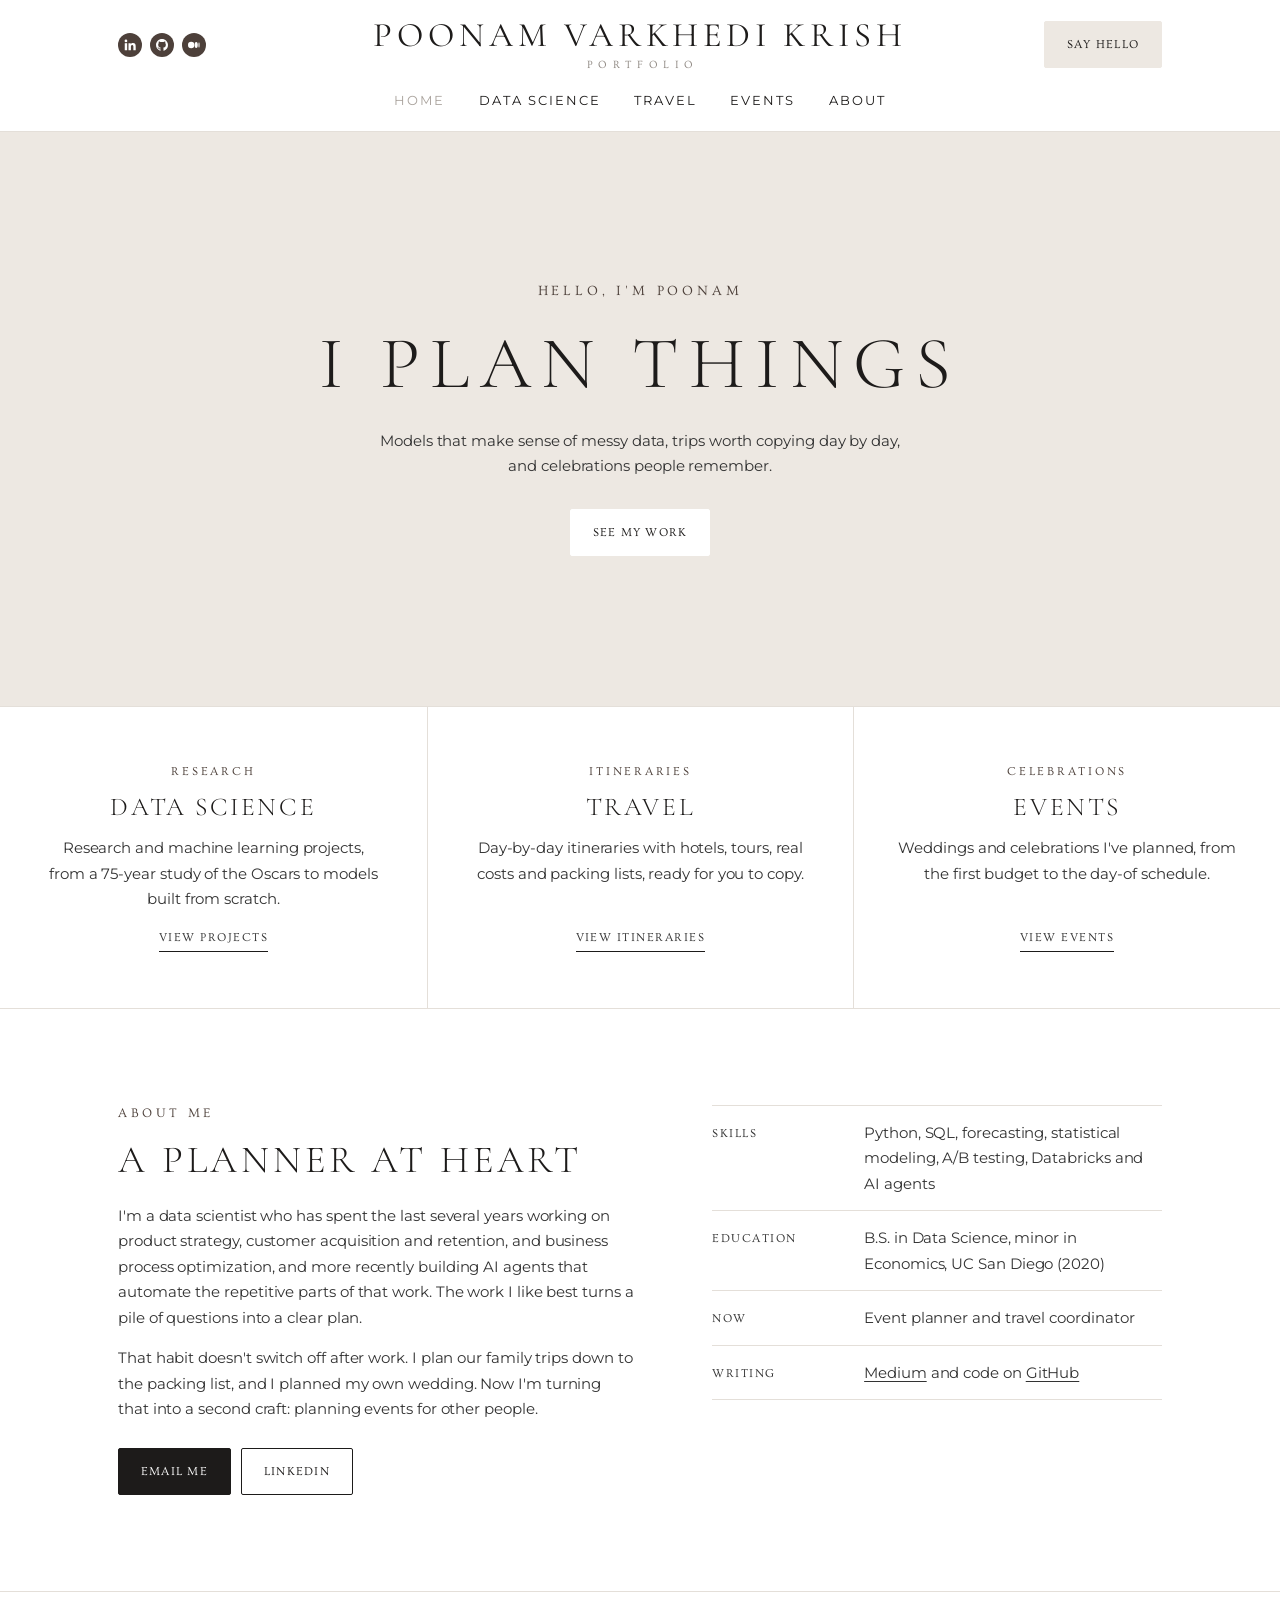
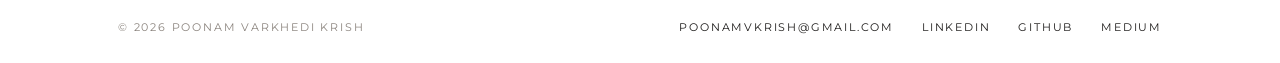
<file: index.html>
<!DOCTYPE html>
<html lang="en">
<head>
  <meta charset="utf-8">
  <meta name="viewport" content="width=device-width, initial-scale=1">
  <title>Poonam Varkhedi Krish</title>
  <meta name="description" content="Poonam Varkhedi Krish: data scientist, trip planner and event planner. Projects, shareable travel itineraries and an events portfolio.">
  <meta property="og:title" content="Poonam Varkhedi Krish">
  <meta property="og:description" content="Data science projects, shareable travel itineraries and an events portfolio.">
  <link rel="icon" href="assets/favicon.svg" type="image/svg+xml">
  <link rel="preconnect" href="https://fonts.googleapis.com">
  <link rel="preconnect" href="https://fonts.gstatic.com" crossorigin>
  <link href="https://fonts.googleapis.com/css2?family=Cormorant+Garamond:wght@300;400;500&family=Montserrat:wght@300;400;500;600&family=Ovo&display=swap" rel="stylesheet">
  <link rel="stylesheet" href="assets/css/site.css">
</head>
<body data-root="" data-section="home" data-page="home">
  <main id="main">
    <section class="home-hero">
      <div class="wrap">
        <p class="kicker">hello, I'm Poonam</p>
        <h1>I plan things</h1>
        <p>Models that make sense of messy data, trips worth copying day by day, and celebrations people remember.</p>
        <div class="btn-row center">
          <a class="btn" href="#work">See my work</a>
        </div>
      </div>
    </section>

    <section id="work" class="pillars" aria-label="Portfolio sections">
      <a class="pillar" href="data-science.html">
        <span class="script">research</span>
        <h2>Data science</h2>
        <p>Research and machine learning projects, from a 75-year study of the Oscars to models built from scratch.</p>
        <span class="more">View projects</span>
      </a>
      <a class="pillar" href="travel/index.html">
        <span class="script">itineraries</span>
        <h2>Travel</h2>
        <p>Day-by-day itineraries with hotels, tours, real costs and packing lists, ready for you to copy.</p>
        <span class="more">View itineraries</span>
      </a>
      <a class="pillar" href="events.html">
        <span class="script">celebrations</span>
        <h2>Events</h2>
        <p>Weddings and celebrations I've planned, from the first budget to the day-of schedule.</p>
        <span class="more">View events</span>
      </a>
    </section>

    <section class="section" id="about">
      <div class="wrap about-grid">
        <div class="prose">
          <p class="kicker">about me</p>
          <h2>A planner at heart</h2>
          <p>I'm a data scientist who has spent the last several years working on product strategy, customer acquisition and retention, and business process optimization, and more recently building AI agents that automate the repetitive parts of that work. The work I like best turns a pile of questions into a clear plan.</p>
          <p>That habit doesn't switch off after work. I plan our family trips down to the packing list, and I planned my own wedding. Now I'm turning that into a second craft: planning events for other people.</p>
          <div class="btn-row" style="margin-top:26px">
            <a class="btn dark" href="mailto:poonamvkrish@gmail.com">Email me</a>
            <a class="btn ghost" href="https://www.linkedin.com/in/poonam-varkhedi/">LinkedIn</a>
          </div>
        </div>
        <ul class="facts">
          <li><b>Skills</b><span>Python, SQL, forecasting, statistical modeling, A/B testing, Databricks and AI agents</span></li>
          <li><b>Education</b><span>B.S. in Data Science, minor in Economics, UC San Diego (2020)</span></li>
          <li><b>Now</b><span>Event planner and travel coordinator</span></li>
          <li><b>Writing</b><span><a href="https://medium.com/@poonamvarkhedi">Medium</a> and code on <a href="https://github.com/pvarkhedi">GitHub</a></span></li>
        </ul>
      </div>
    </section>
  </main>

  <script src="assets/js/trips.js"></script>
  <script src="assets/js/site.js"></script>
</body>
</html>
</file>
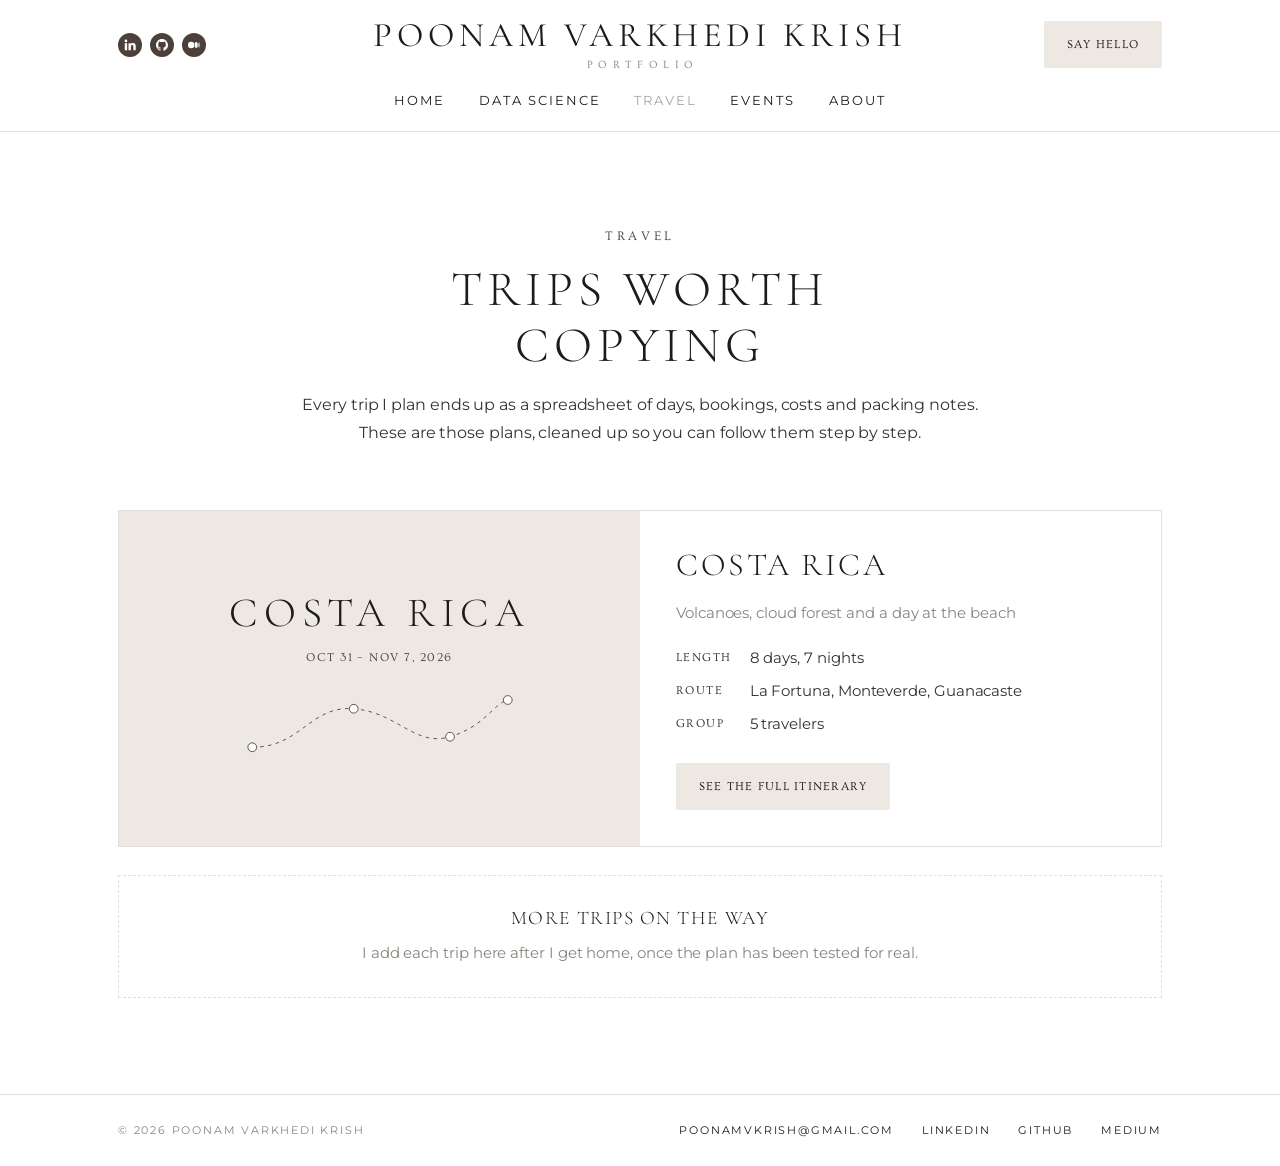
<file: travel/index.html>
<!DOCTYPE html>
<html lang="en">
<head>
  <meta charset="utf-8">
  <meta name="viewport" content="width=device-width, initial-scale=1">
  <title>Travel itineraries | Poonam Varkhedi Krish</title>
  <meta name="description" content="Day-by-day travel itineraries with hotels, tours, budgets and packing lists, ready to copy.">
  <link rel="icon" href="../assets/favicon.svg" type="image/svg+xml">
  <link rel="preconnect" href="https://fonts.googleapis.com">
  <link rel="preconnect" href="https://fonts.gstatic.com" crossorigin>
  <link href="https://fonts.googleapis.com/css2?family=Cormorant+Garamond:wght@300;400;500&family=Montserrat:wght@300;400;500;600&family=Ovo&display=swap" rel="stylesheet">
  <link rel="stylesheet" href="../assets/css/site.css">
</head>
<body data-root="../" data-section="travel" data-page="travel-index">
  <main id="main">
    <section class="page-hero">
      <div class="wrap">
        <p class="kicker">travel</p>
        <h1>Trips worth copying</h1>
        <p class="lede">Every trip I plan ends up as a spreadsheet of days, bookings, costs and packing notes. These are those plans, cleaned up so you can follow them step by step.</p>
      </div>
    </section>

    <section class="section" style="padding-top:0">
      <div class="wrap">
        <div class="trip-list" id="trip-list"></div>
      </div>
    </section>
  </main>

  <script src="../assets/js/trips.js"></script>
  <script src="../assets/js/site.js"></script>
  <script>
  (function () {
    var esc = window.SITE.esc;
    var art =
      '<svg viewBox="0 0 320 90" aria-hidden="true">' +
        '<path d="M14 70 C 70 70, 80 22, 130 26 S 200 70, 240 58 S 290 20, 306 16" fill="none" stroke="#4d403a" stroke-width="1" stroke-dasharray="4 5"/>' +
        '<g fill="#fff" stroke="#4d403a" stroke-width="1"><circle cx="14" cy="70" r="5"/><circle cx="130" cy="26" r="5"/><circle cx="240" cy="58" r="5"/><circle cx="306" cy="16" r="5"/></g>' +
      "</svg>";
    var list = document.getElementById("trip-list");
    list.innerHTML = (window.TRIPS || []).map(function (t) {
      return '<a class="trip-card" href="' + t.slug + '.html">' +
        '<div class="art"><span class="script">' + esc(t.title) + '</span><span class="label">' + esc(t.when) + "</span>" + art + "</div>" +
        '<div class="body"><h3>' + esc(t.title) + '</h3><p class="muted">' + esc(t.blurb) + "</p>" +
        "<dl><dt>Length</dt><dd>" + esc(t.length) + "</dd><dt>Route</dt><dd>" + esc(t.route) + "</dd><dt>Group</dt><dd>" + esc(t.group) + "</dd></dl>" +
        '<span class="btn">See the full itinerary</span></div></a>';
    }).join("") +
    '<div class="trip-empty"><h3>More trips on the way</h3><p style="margin:0">I add each trip here after I get home, once the plan has been tested for real.</p></div>';
  })();
  </script>
</body>
</html>
</file>
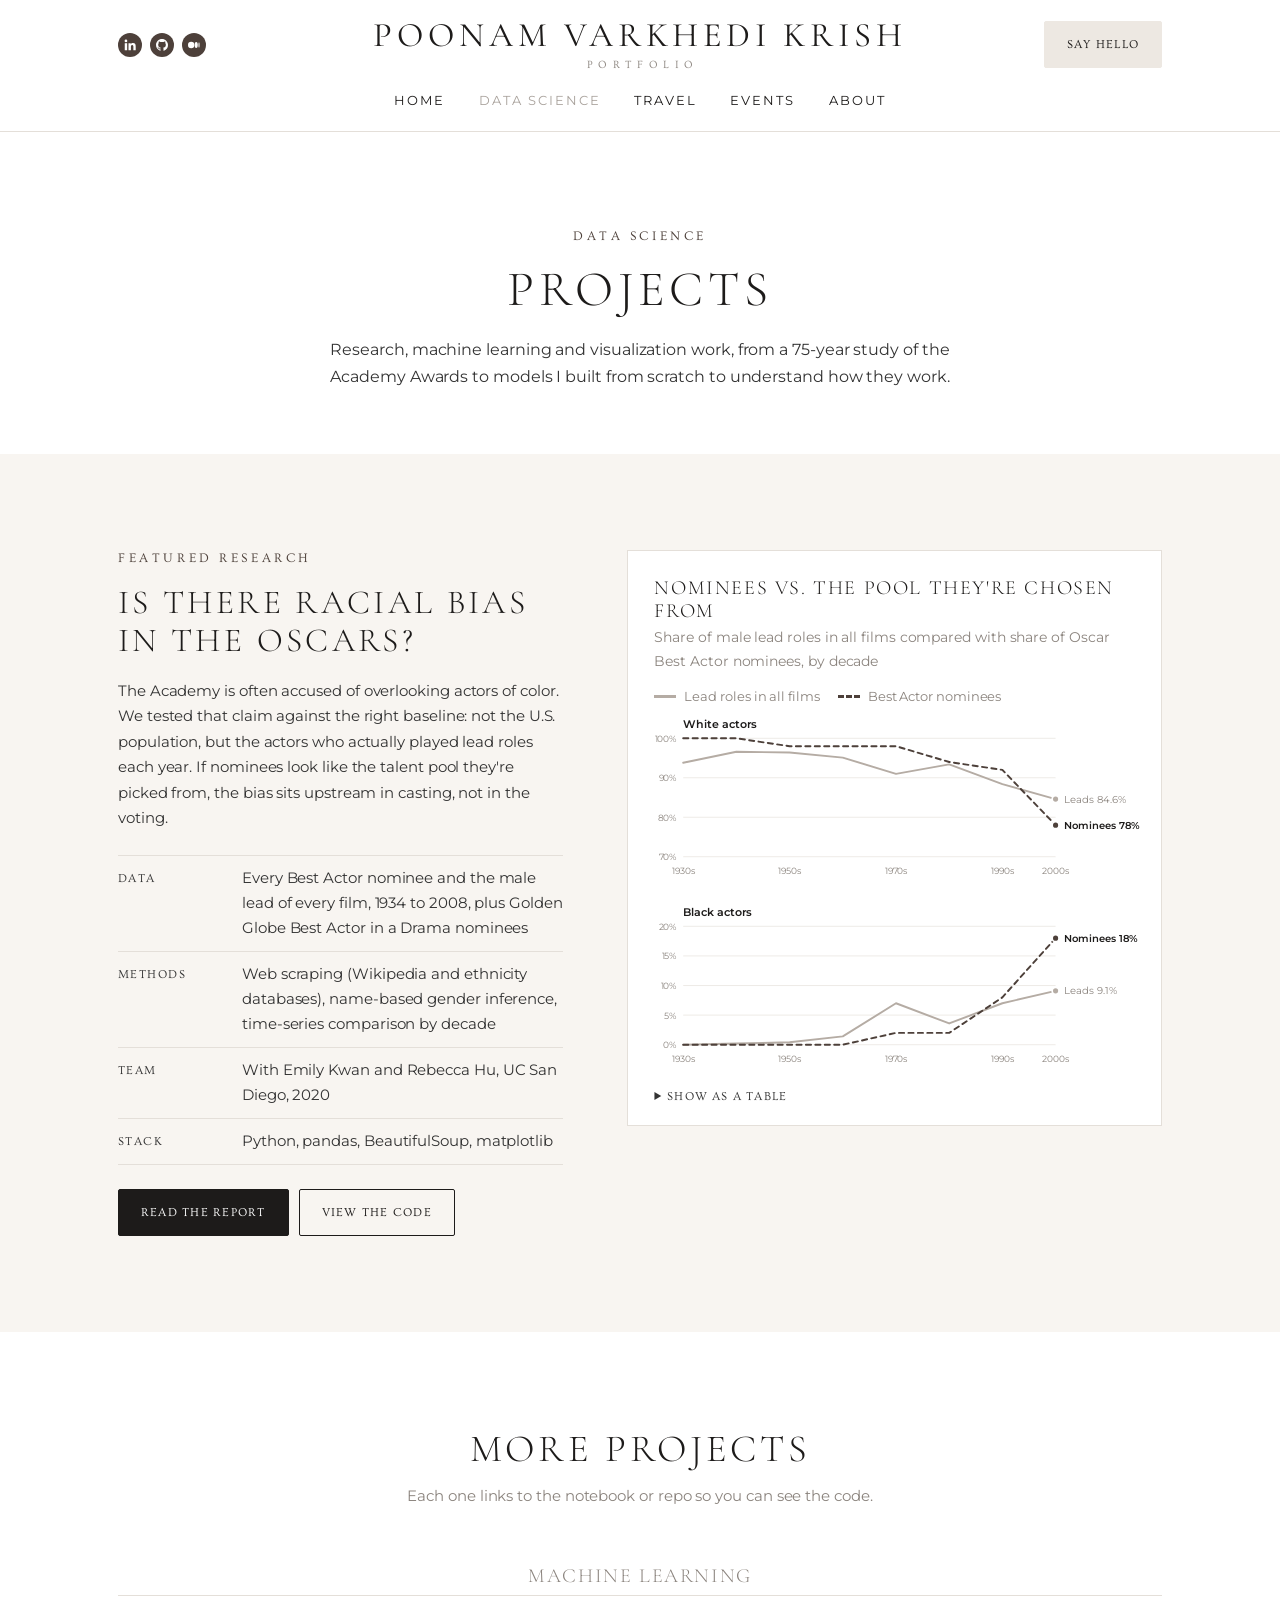
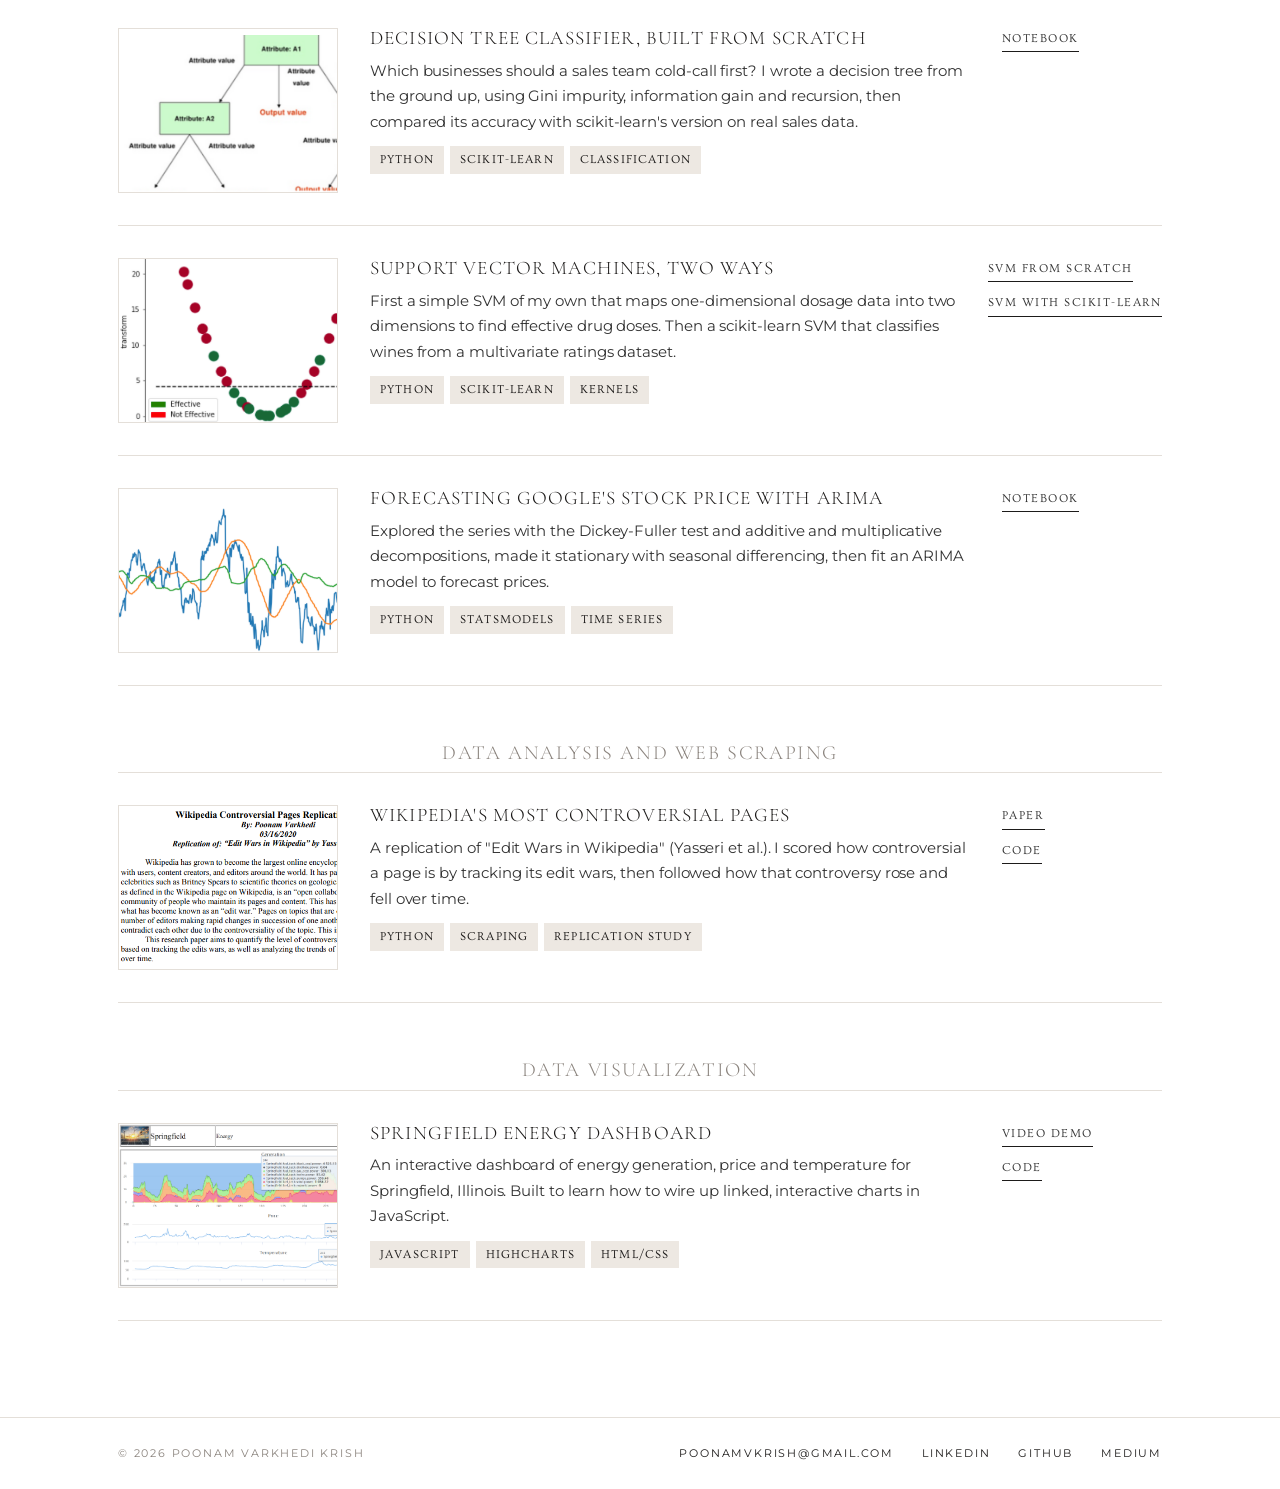
<file: data-science.html>
<!DOCTYPE html>
<html lang="en">
<head>
  <meta charset="utf-8">
  <meta name="viewport" content="width=device-width, initial-scale=1">
  <title>Data science projects | Poonam Varkhedi Krish</title>
  <meta name="description" content="Data science projects by Poonam Varkhedi Krish: racial bias in the Oscars, machine learning from scratch, time series forecasting and more.">
  <link rel="icon" href="assets/favicon.svg" type="image/svg+xml">
  <link rel="preconnect" href="https://fonts.googleapis.com">
  <link rel="preconnect" href="https://fonts.gstatic.com" crossorigin>
  <link href="https://fonts.googleapis.com/css2?family=Cormorant+Garamond:wght@300;400;500&family=Montserrat:wght@300;400;500;600&family=Ovo&display=swap" rel="stylesheet">
  <link rel="stylesheet" href="assets/css/site.css">
</head>
<body data-root="" data-section="data" data-page="data">
  <main id="main">
    <section class="page-hero">
      <div class="wrap">
        <p class="kicker">data science</p>
        <h1>Projects</h1>
        <p class="lede">Research, machine learning and visualization work, from a 75-year study of the Academy Awards to models I built from scratch to understand how they work.</p>
      </div>
    </section>

    <!-- Featured case study -->
    <section class="section tint" aria-labelledby="oscars">
      <div class="wrap">
        <div class="case">
          <div>
            <p class="kicker">featured research</p>
            <h2 id="oscars">Is there racial bias in the Oscars?</h2>
            <p>The Academy is often accused of overlooking actors of color. We tested that claim against the right baseline: not the U.S. population, but the actors who actually played lead roles each year. If nominees look like the talent pool they're picked from, the bias sits upstream in casting, not in the voting.</p>
            <ul class="meta">
              <li><b>Data</b><span>Every Best Actor nominee and the male lead of every film, 1934 to 2008, plus Golden Globe Best Actor in a Drama nominees</span></li>
              <li><b>Methods</b><span>Web scraping (Wikipedia and ethnicity databases), name-based gender inference, time-series comparison by decade</span></li>
              <li><b>Team</b><span>With Emily Kwan and Rebecca Hu, UC San Diego, 2020</span></li>
              <li><b>Stack</b><span>Python, pandas, BeautifulSoup, matplotlib</span></li>
            </ul>
            <div class="btn-row">
              <a class="btn dark" href="docs/FinalReportOscars.pdf">Read the report</a>
              <a class="btn ghost" href="https://github.com/pvarkhedi/OscarRacialBias">View the code</a>
            </div>
          </div>

          <div class="chart-card">
            <h3>Nominees vs. the pool they're chosen from</h3>
            <p class="sub">Share of male lead roles in all films compared with share of Oscar Best Actor nominees, by decade</p>
            <div class="chart-legend" aria-hidden="true">
              <span><i style="border-color:#b5aca4"></i>Lead roles in all films</span>
              <span><i class="dash" style="border-color:#4d403a"></i>Best Actor nominees</span>
            </div>
            <div class="chart" id="chart-white"></div>
            <div class="chart" id="chart-black" style="margin-top:18px"></div>
            <details style="margin-top:12px;font-size:.92rem">
              <summary style="cursor:pointer;font-family:var(--label);text-transform:uppercase;letter-spacing:.1em;font-size:.75rem">Show as a table</summary>
              <table class="budget-table" id="chart-table" style="margin-top:8px"></table>
            </details>
          </div>
        </div>
      </div>
    </section>

    <!-- All other projects -->
    <section class="section" aria-labelledby="more">
      <div class="wrap">
        <div class="section-head">
          <h2 id="more">More projects</h2>
          <p>Each one links to the notebook or repo so you can see the code.</p>
        </div>

        <div class="project-group">
          <h3>Machine learning</h3>

          <article class="project">
            <div class="thumb"><img src="images/projects/decisiontree.png" alt="Diagram of a decision tree splitting on attributes" loading="lazy"></div>
            <div>
              <h4>Decision tree classifier, built from scratch</h4>
              <p>Which businesses should a sales team cold-call first? I wrote a decision tree from the ground up, using Gini impurity, information gain and recursion, then compared its accuracy with scikit-learn's version on real sales data.</p>
              <div class="stack"><span class="tag">Python</span><span class="tag">scikit-learn</span><span class="tag">Classification</span></div>
            </div>
            <div class="links"><a href="https://github.com/pvarkhedi/DecisionTreeClassifier/blob/master/DecisionTrees.ipynb">Notebook</a></div>
          </article>

          <article class="project">
            <div class="thumb"><img src="images/projects/svm.png" alt="Scatter plot of drug dosages classified as effective or not effective" loading="lazy"></div>
            <div>
              <h4>Support vector machines, two ways</h4>
              <p>First a simple SVM of my own that maps one-dimensional dosage data into two dimensions to find effective drug doses. Then a scikit-learn SVM that classifies wines from a multivariate ratings dataset.</p>
              <div class="stack"><span class="tag">Python</span><span class="tag">scikit-learn</span><span class="tag">Kernels</span></div>
            </div>
            <div class="links">
              <a href="https://github.com/pvarkhedi/SupportVectorMachine/blob/master/SVM_from_scratch.ipynb">SVM from scratch</a>
              <a href="https://github.com/pvarkhedi/SupportVectorMachine/blob/master/SVM_using_sklearn.ipynb">SVM with scikit-learn</a>
            </div>
          </article>

          <article class="project">
            <div class="thumb"><img src="images/projects/tsa.png" alt="Line chart of Google stock price with moving averages" loading="lazy"></div>
            <div>
              <h4>Forecasting Google's stock price with ARIMA</h4>
              <p>Explored the series with the Dickey-Fuller test and additive and multiplicative decompositions, made it stationary with seasonal differencing, then fit an ARIMA model to forecast prices.</p>
              <div class="stack"><span class="tag">Python</span><span class="tag">statsmodels</span><span class="tag">Time series</span></div>
            </div>
            <div class="links"><a href="https://github.com/pvarkhedi/TimeSeriesAnalysis/blob/master/TimeSeriesAnalysis.ipynb">Notebook</a></div>
          </article>
        </div>

        <div class="project-group">
          <h3>Data analysis and web scraping</h3>

          <article class="project">
            <div class="thumb"><img src="images/projects/replication.png" alt="First page of the Wikipedia controversial pages paper" loading="lazy"></div>
            <div>
              <h4>Wikipedia's most controversial pages</h4>
              <p>A replication of "Edit Wars in Wikipedia" (Yasseri et al.). I scored how controversial a page is by tracking its edit wars, then followed how that controversy rose and fell over time.</p>
              <div class="stack"><span class="tag">Python</span><span class="tag">Scraping</span><span class="tag">Replication study</span></div>
            </div>
            <div class="links">
              <a href="docs/Replication.pdf">Paper</a>
              <a href="https://github.com/pvarkhedi/ReplicationProject">Code</a>
            </div>
          </article>
        </div>

        <div class="project-group">
          <h3>Data visualization</h3>

          <article class="project">
            <div class="thumb"><img src="images/projects/dashboard2.png" alt="Energy dashboard with stacked generation chart, price and temperature" loading="lazy"></div>
            <div>
              <h4>Springfield energy dashboard</h4>
              <p>An interactive dashboard of energy generation, price and temperature for Springfield, Illinois. Built to learn how to wire up linked, interactive charts in JavaScript.</p>
              <div class="stack"><span class="tag">JavaScript</span><span class="tag">Highcharts</span><span class="tag">HTML/CSS</span></div>
            </div>
            <div class="links">
              <a href="https://www.youtube.com/watch?v=N1l8AZtIANc">Video demo</a>
              <a href="https://github.com/pvarkhedi/EnergyDashboard">Code</a>
            </div>
          </article>
        </div>
      </div>
    </section>
  </main>

  <script src="assets/js/trips.js"></script>
  <script src="assets/js/site.js"></script>
  <script>
  /* Shares by decade, recomputed from the project's data
     (github.com/pvarkhedi/OscarRacialBias, data/ folder). */
  (function () {
    var decades = ["1930s","1940s","1950s","1960s","1970s","1980s","1990s","2000s"];
    var data = {
      white: { leads: [93.8,96.6,96.4,95.1,91.0,93.4,88.4,84.6], noms: [100,100,98,98,98,94,92,78], min: 70, max: 100, title: "White actors" },
      black: { leads: [0.0,0.2,0.4,1.4,7.0,3.6,7.0,9.1],       noms: [0,0,0,0,2,2,8,18],          min: 0,  max: 20,  title: "Black actors" }
    };
    var GRAY = "#b5aca4", BLUE = "#4d403a", INK = "#1d1b1a", SOFT = "#8b847e", RULE = "#ece8e3";
    var W = 560, H = 190, m = { t: 26, r: 92, b: 26, l: 34 };

    function draw(el, d) {
      var iw = W - m.l - m.r, ih = H - m.t - m.b;
      var x = function (i) { return m.l + (i / (decades.length - 1)) * iw; };
      var y = function (v) { return m.t + ih - ((v - d.min) / (d.max - d.min)) * ih; };
      var ticks = d.max === 100 ? [70, 80, 90, 100] : [0, 5, 10, 15, 20];
      var s = '<svg viewBox="0 0 ' + W + " " + H + '" role="img" aria-label="' + d.title + ': share of lead roles versus share of Best Actor nominees by decade">';
      s += '<text x="' + m.l + '" y="14" font-family="Montserrat, sans-serif" font-weight="600" font-size="13" fill="' + INK + '">' + d.title + "</text>";
      ticks.forEach(function (t) {
        s += '<line x1="' + m.l + '" x2="' + (W - m.r) + '" y1="' + y(t) + '" y2="' + y(t) + '" stroke="' + RULE + '"/>';
        s += '<text x="' + (m.l - 8) + '" y="' + (y(t) + 4) + '" text-anchor="end" font-size="11" fill="' + SOFT + '" font-family="Montserrat, sans-serif">' + t + "%</text>";
      });
      decades.forEach(function (lab, i) {
        if (i % 2 === 0 || i === decades.length - 1) s += '<text x="' + x(i) + '" y="' + (H - 6) + '" text-anchor="middle" font-size="11" fill="' + SOFT + '" font-family="Montserrat, sans-serif">' + lab + "</text>";
      });
      function line(vals, color, dash) {
        var p = vals.map(function (v, i) { return (i ? "L" : "M") + x(i).toFixed(1) + "," + y(v).toFixed(1); }).join("");
        return '<path d="' + p + '" fill="none" stroke="' + color + '" stroke-width="2.25" stroke-linejoin="round" stroke-linecap="round"' + (dash ? ' stroke-dasharray="6 5"' : "") + "/>";
      }
      s += line(d.leads, GRAY, false) + line(d.noms, BLUE, true);
      var li = decades.length - 1;
      // Direct labels at line ends, nudged apart if they collide
      var yl = y(d.leads[li]), yn = y(d.noms[li]);
      if (Math.abs(yl - yn) < 14) { if (yl < yn) { yl -= 7; yn += 7; } else { yl += 7; yn -= 7; } }
      s += '<circle cx="' + x(li) + '" cy="' + y(d.leads[li]) + '" r="4" fill="' + GRAY + '" stroke="#fff" stroke-width="2"/>';
      s += '<circle cx="' + x(li) + '" cy="' + y(d.noms[li]) + '" r="4" fill="' + BLUE + '" stroke="#fff" stroke-width="2"/>';
      s += '<text x="' + (x(li) + 10) + '" y="' + (yl + 4) + '" font-size="11.5" fill="' + SOFT + '" font-family="Montserrat, sans-serif">Leads ' + d.leads[li] + "%</text>";
      s += '<text x="' + (x(li) + 10) + '" y="' + (yn + 4) + '" font-size="11.5" font-weight="600" fill="' + INK + '" font-family="Montserrat, sans-serif">Nominees ' + d.noms[li] + "%</text>";
      s += '<line class="xh" x1="0" x2="0" y1="' + m.t + '" y2="' + (H - m.b) + '" stroke="' + SOFT + '" stroke-width="1" opacity="0"/>';
      s += '<rect class="hit" x="' + m.l + '" y="' + m.t + '" width="' + iw + '" height="' + ih + '" fill="transparent"/>';
      s += "</svg>";
      el.innerHTML = s + '<div class="tip"></div>';

      var svg = el.querySelector("svg"), tip = el.querySelector(".tip"), xh = el.querySelector(".xh");
      function move(ev) {
        var r = svg.getBoundingClientRect();
        var px = ((ev.clientX - r.left) / r.width) * W;
        var i = Math.max(0, Math.min(decades.length - 1, Math.round(((px - m.l) / iw) * (decades.length - 1))));
        xh.setAttribute("x1", x(i)); xh.setAttribute("x2", x(i)); xh.setAttribute("opacity", ".5");
        tip.innerHTML = "<b>" + decades[i] + "</b><br>Leads " + d.leads[i] + "%<br>Nominees " + d.noms[i] + "%";
        tip.style.left = (x(i) / W) * r.width + "px";
        tip.style.top = (Math.min(y(d.leads[i]), y(d.noms[i])) / H) * r.height + "px";
        tip.style.opacity = 1;
      }
      svg.addEventListener("mousemove", move);
      svg.addEventListener("mouseleave", function () { tip.style.opacity = 0; xh.setAttribute("opacity", "0"); });
    }
    draw(document.getElementById("chart-white"), data.white);
    draw(document.getElementById("chart-black"), data.black);

    var t = '<thead><tr><th>Decade</th><th class="num">White leads</th><th class="num">White nominees</th><th class="num">Black leads</th><th class="num">Black nominees</th></tr></thead><tbody>';
    decades.forEach(function (dc, i) {
      t += "<tr><td>" + dc + '</td><td class="num">' + data.white.leads[i] + '%</td><td class="num">' + data.white.noms[i] + '%</td><td class="num">' + data.black.leads[i] + '%</td><td class="num">' + data.black.noms[i] + "%</td></tr>";
    });
    document.getElementById("chart-table").innerHTML = t + "</tbody>";
  })();
  </script>
</body>
</html>
</file>
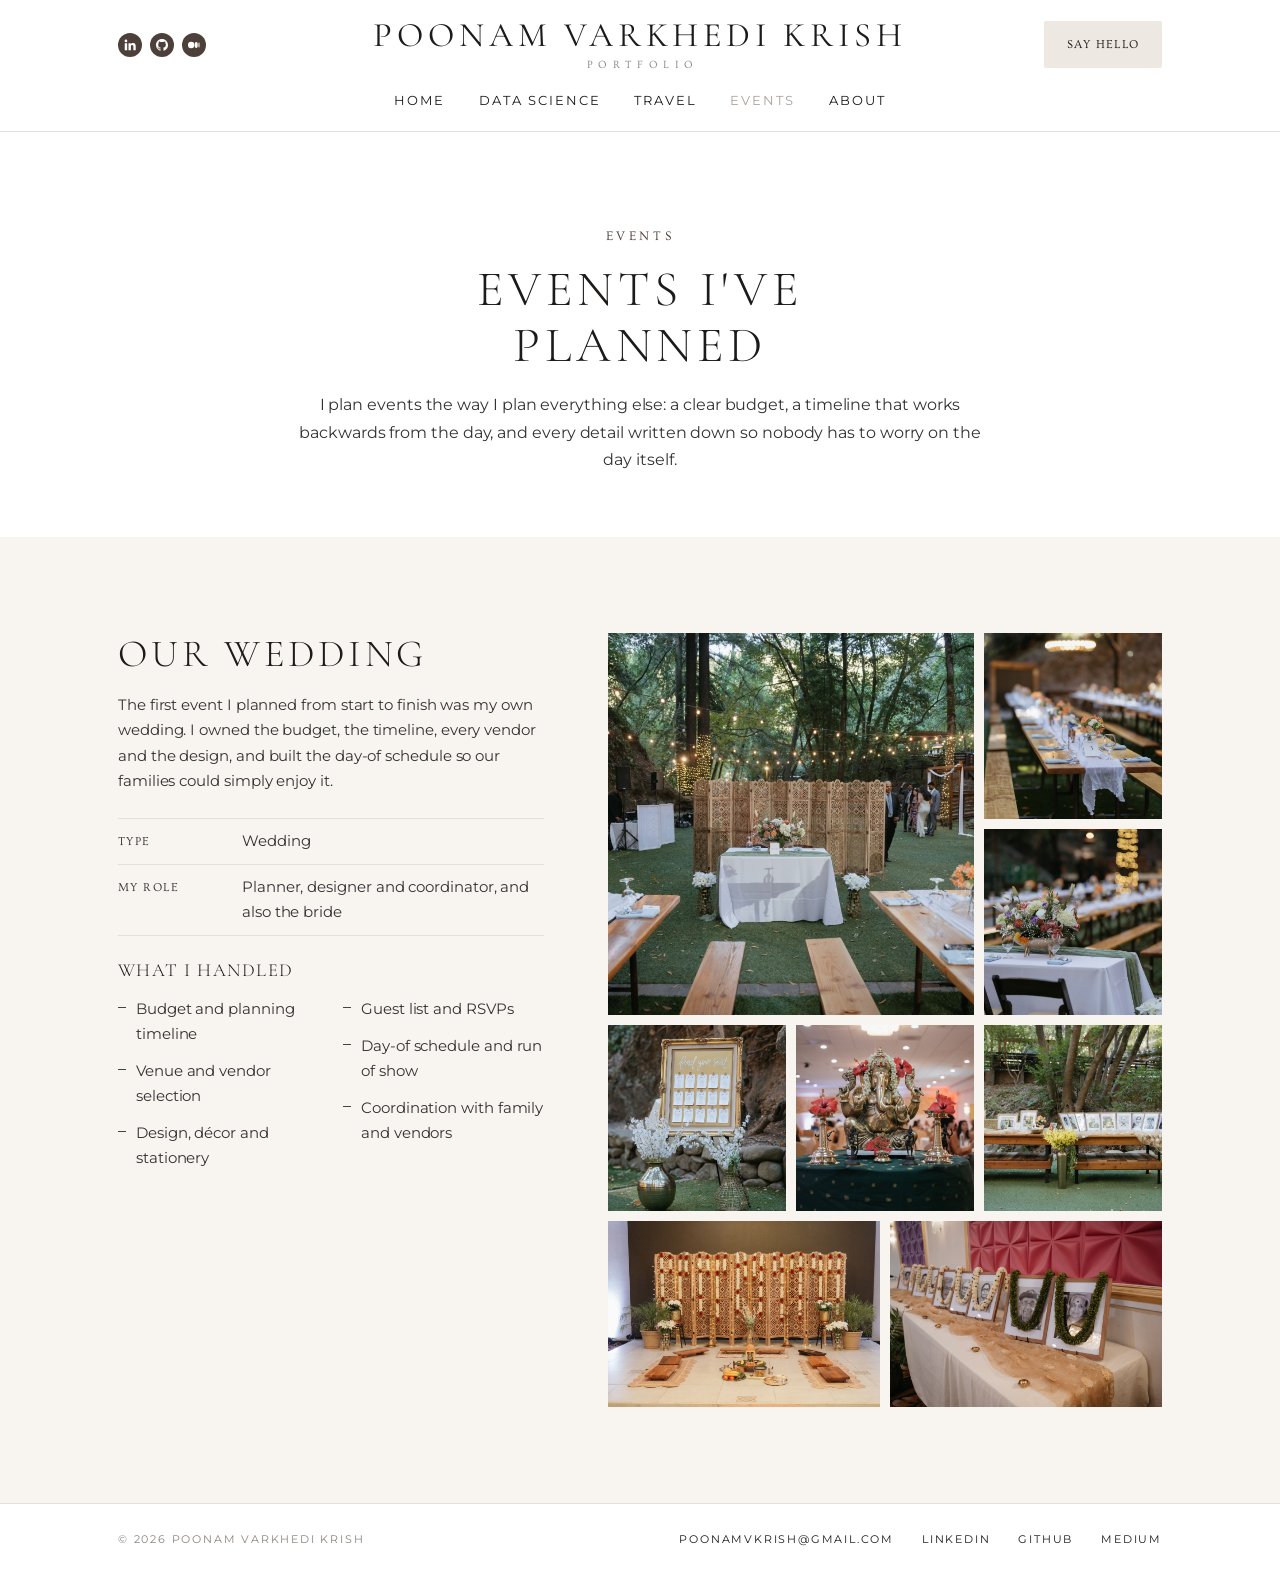
<file: events.html>
<!DOCTYPE html>
<html lang="en">
<head>
  <meta charset="utf-8">
  <meta name="viewport" content="width=device-width, initial-scale=1">
  <title>Events | Poonam Varkhedi Krish</title>
  <meta name="description" content="Events planned by Poonam Varkhedi Krish, from weddings to celebrations.">
  <link rel="icon" href="assets/favicon.svg" type="image/svg+xml">
  <link rel="preconnect" href="https://fonts.googleapis.com">
  <link rel="preconnect" href="https://fonts.gstatic.com" crossorigin>
  <link href="https://fonts.googleapis.com/css2?family=Cormorant+Garamond:wght@300;400;500&family=Montserrat:wght@300;400;500;600&family=Ovo&display=swap" rel="stylesheet">
  <link rel="stylesheet" href="assets/css/site.css">
</head>
<body data-root="" data-section="events" data-page="events">
  <main id="main">
    <section class="page-hero">
      <div class="wrap">
        <p class="kicker">events</p>
        <h1>Events I've planned</h1>
        <p class="lede">I plan events the way I plan everything else: a clear budget, a timeline that works backwards from the day, and every detail written down so nobody has to worry on the day itself.</p>
      </div>
    </section>

    <div id="event-list"></div>

  </main>

  <div class="lightbox" id="lightbox" role="dialog" aria-modal="true" aria-label="Photo viewer">
    <button type="button" id="lightbox-close">Close</button>
    <img alt="">
  </div>

  <script src="assets/js/trips.js"></script>
  <script src="assets/js/site.js"></script>
  <script src="assets/js/events.js"></script>
  <script>
  (function () {
    var esc = window.SITE.esc;
    var html = (window.EVENTS || []).map(function (ev, idx) {
      var meta = [["Type", ev.type], ["Date", ev.date], ["Location", ev.location], ["Guests", ev.guests], ["My role", ev.role]]
        .filter(function (r) { return r[1]; })
        .map(function (r) { return "<li><b>" + r[0] + "</b><span>" + esc(r[1]) + "</span></li>"; }).join("");
      var photos = ev.photos && ev.photos.length ? ev.photos.map(function (p) {
        var src = "images/events/" + ev.id + "/" + p.src;
        return '<figure><button type="button" data-src="' + esc(src) + '" aria-label="Enlarge photo: ' + esc(p.alt || "") + '"><img src="' + esc(src) + '" alt="' + esc(p.alt || "") + '" loading="lazy"></button></figure>';
      }).join("") : Array.apply(null, Array(6)).map(function (_, i) {
        return '<figure><div class="ph">' + (i === 0 ? "photos coming soon" : "") + "</div></figure>";
      }).join("");
      return '<section class="section' + (idx % 2 === 0 ? " tint" : "") + '" id="' + esc(ev.id) + '"><div class="wrap event-feature">' +
        "<div><h2>" + esc(ev.title) + "</h2><p>" + esc(ev.summary) + '</p><ul class="meta">' + meta + "</ul>" +
        '<h3>What I handled</h3><ul class="scope">' + ev.scope.map(function (s) { return "<li>" + esc(s) + "</li>"; }).join("") + "</ul></div>" +
        '<div class="gallery">' + photos + "</div></div></section>";
    }).join("");
    document.getElementById("event-list").innerHTML = html;

    var lb = document.getElementById("lightbox"), lbImg = lb.querySelector("img"), last;
    document.addEventListener("click", function (e) {
      var b = e.target.closest(".gallery button");
      if (!b) return;
      last = b; lbImg.src = b.dataset.src; lbImg.alt = b.querySelector("img").alt;
      lb.classList.add("open"); document.getElementById("lightbox-close").focus();
    });
    function close() { lb.classList.remove("open"); if (last) last.focus(); }
    document.getElementById("lightbox-close").addEventListener("click", close);
    lb.addEventListener("click", function (e) { if (e.target === lb) close(); });
    document.addEventListener("keydown", function (e) { if (e.key === "Escape" && lb.classList.contains("open")) close(); });
  })();
  </script>
</body>
</html>
</file>
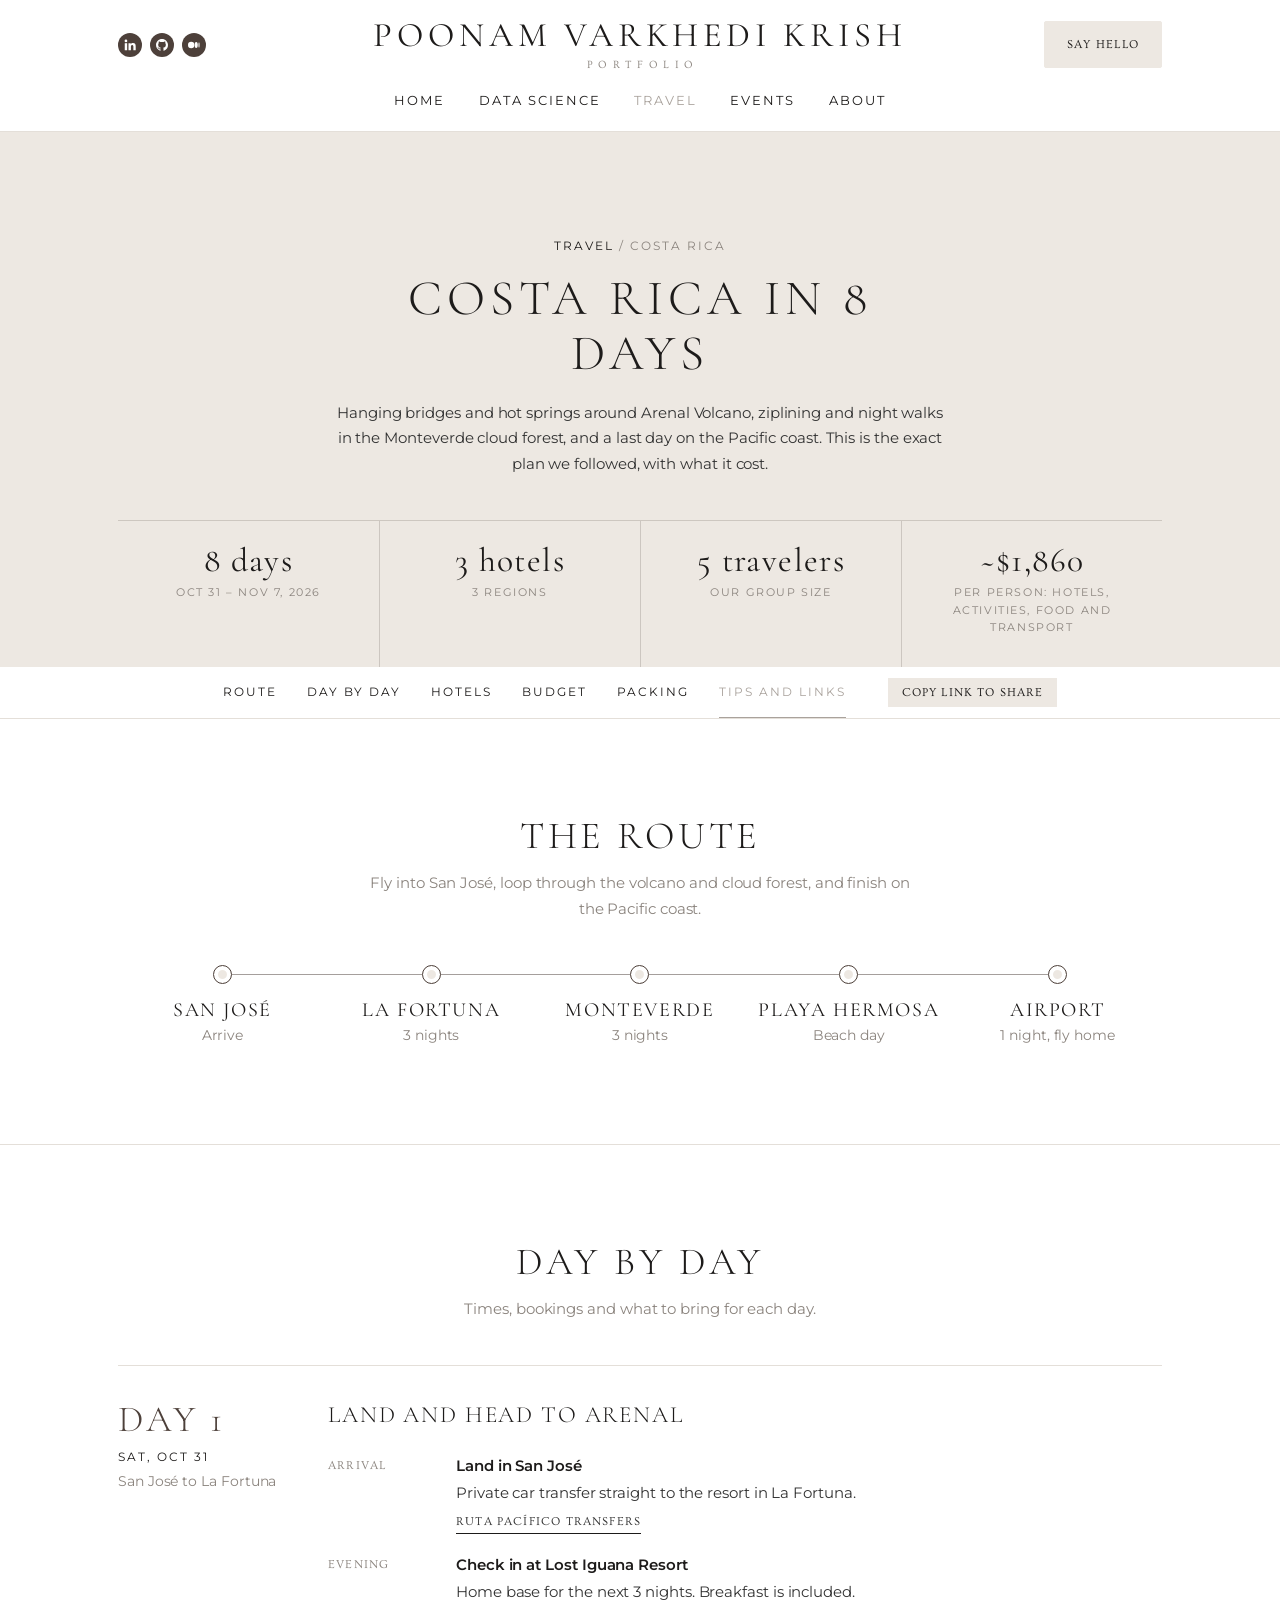
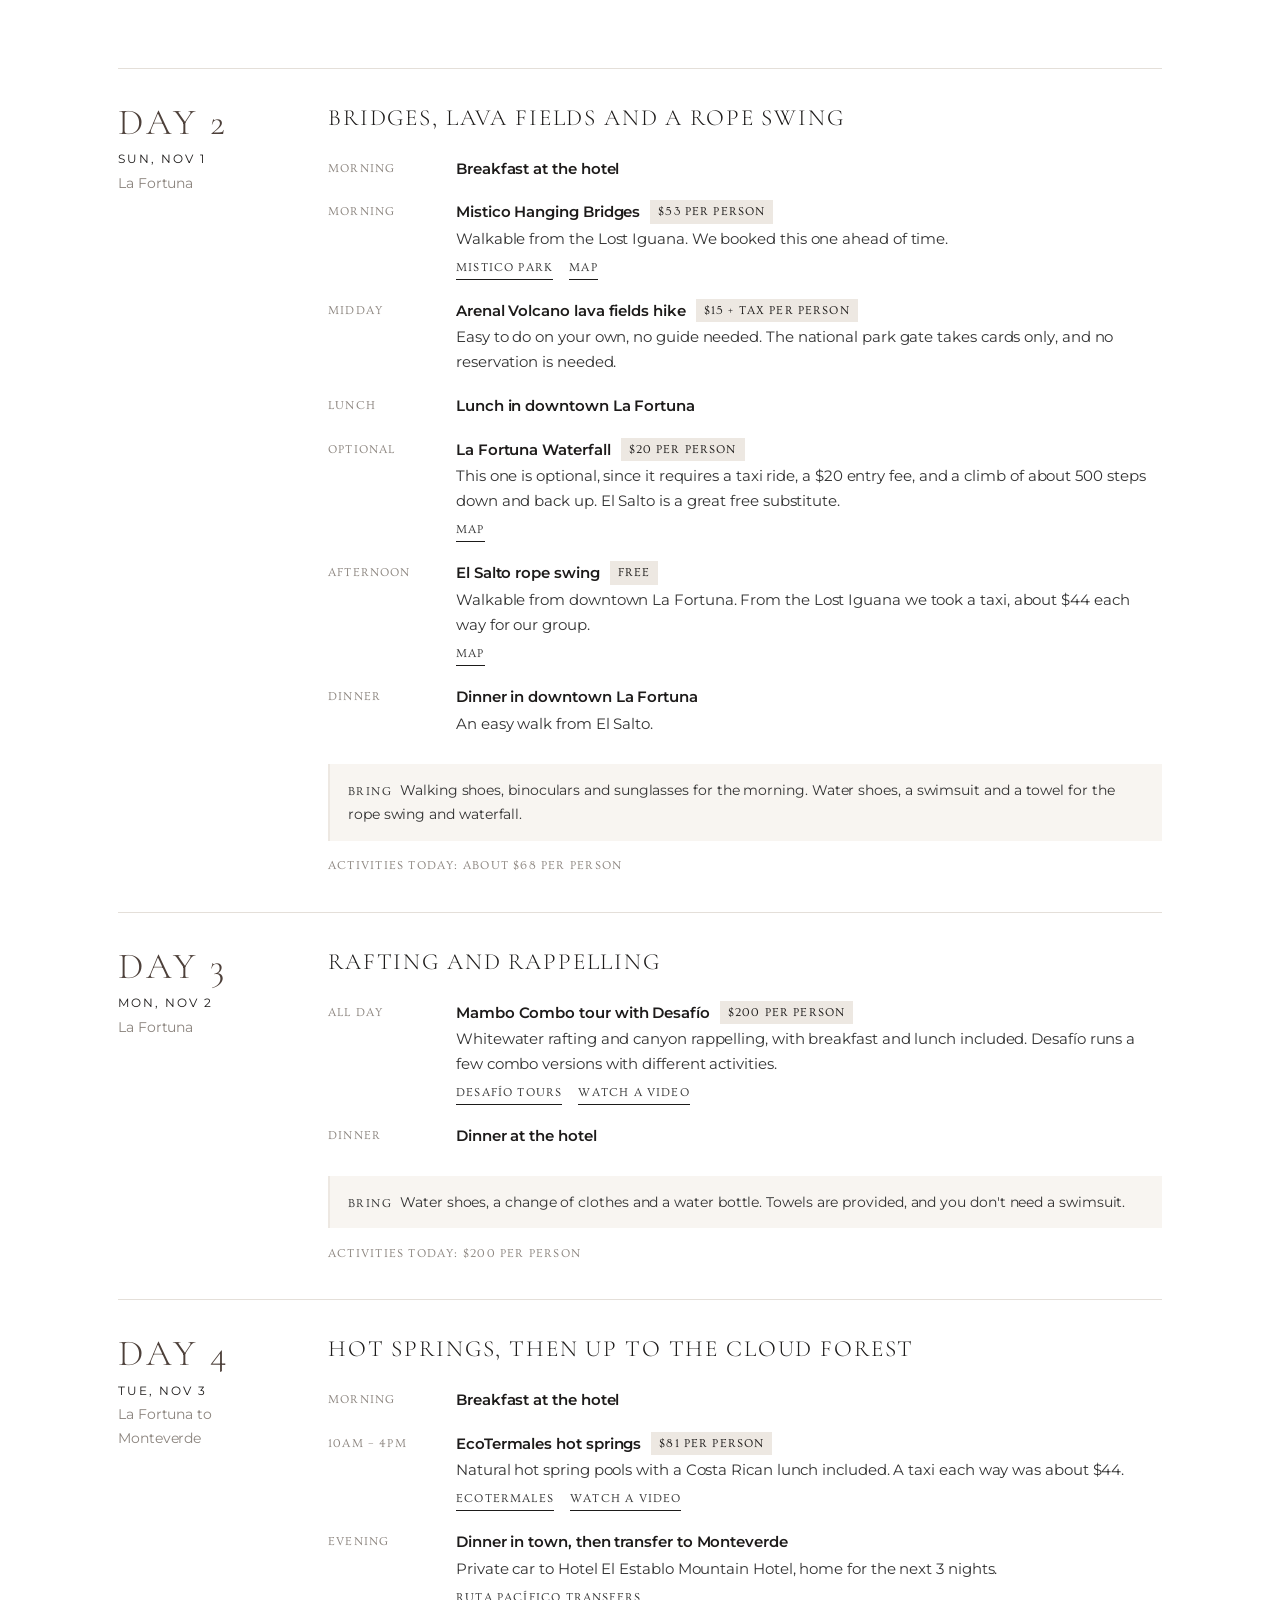
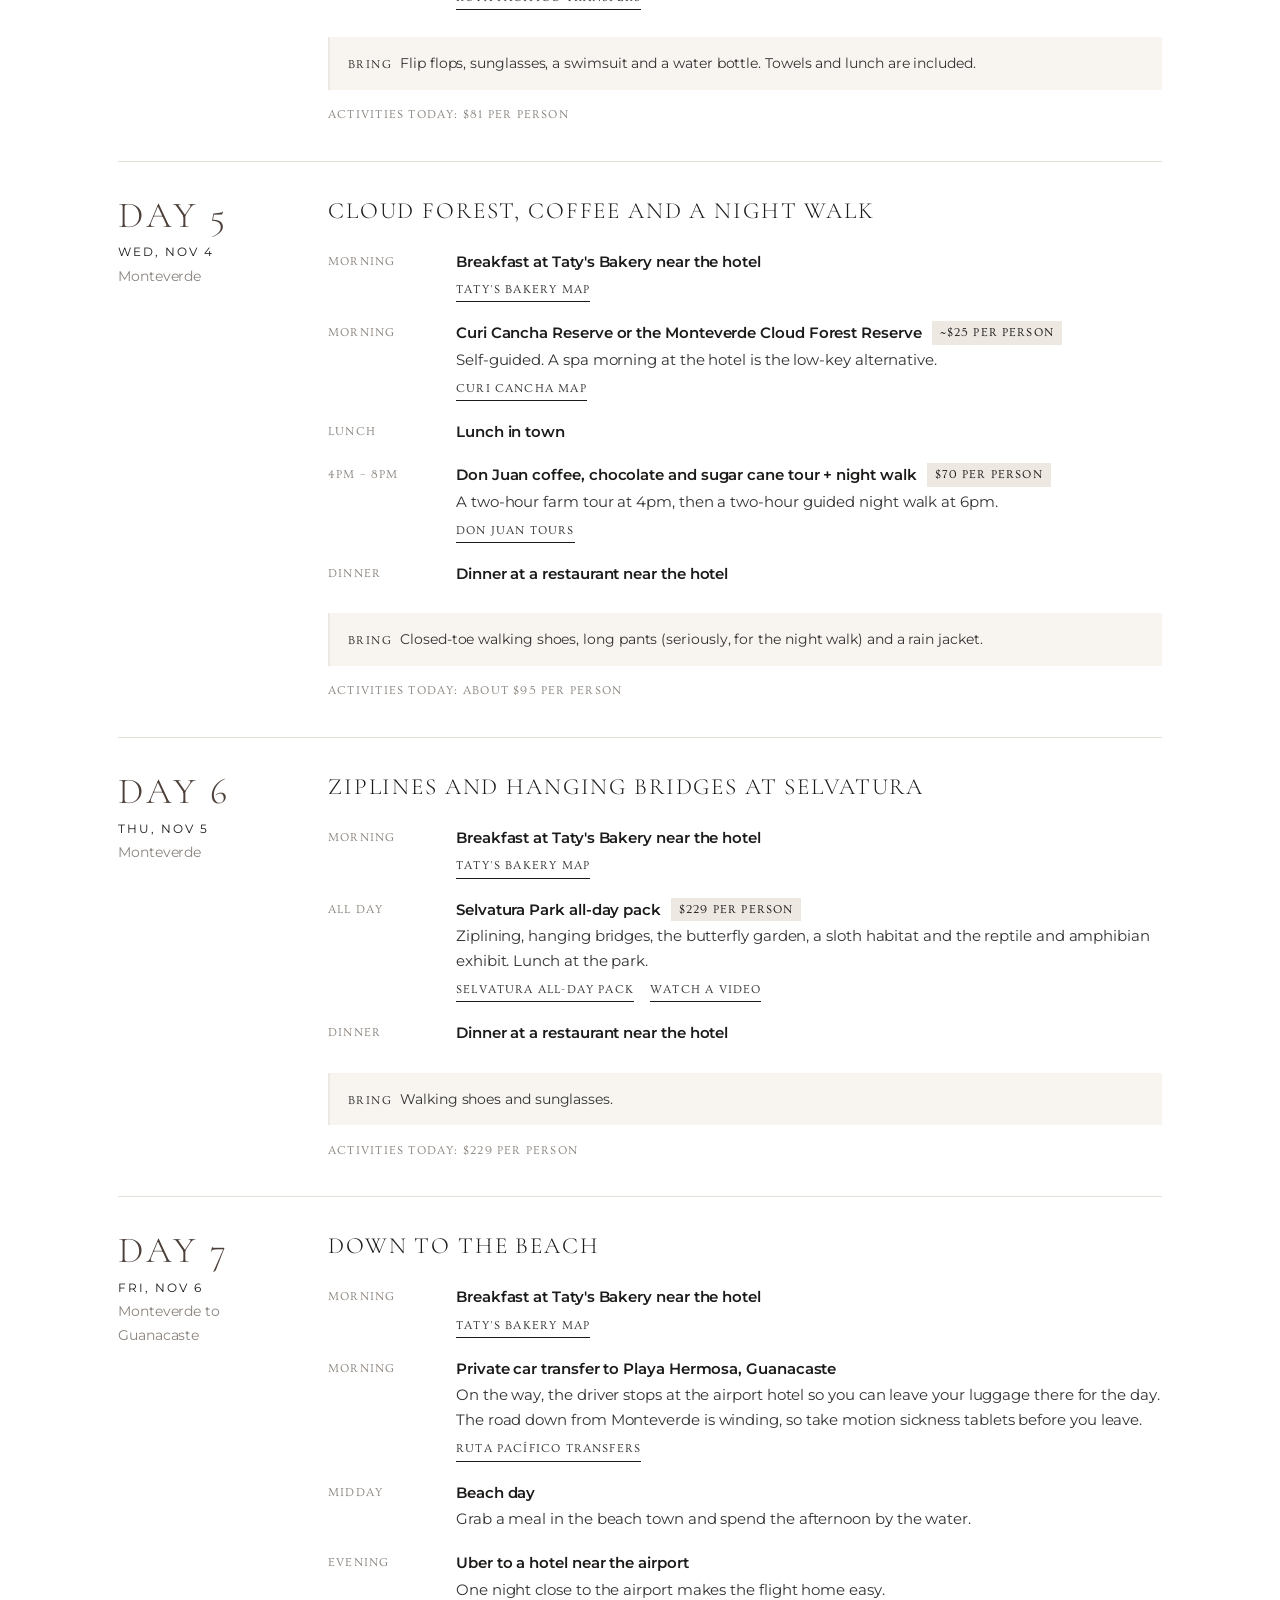
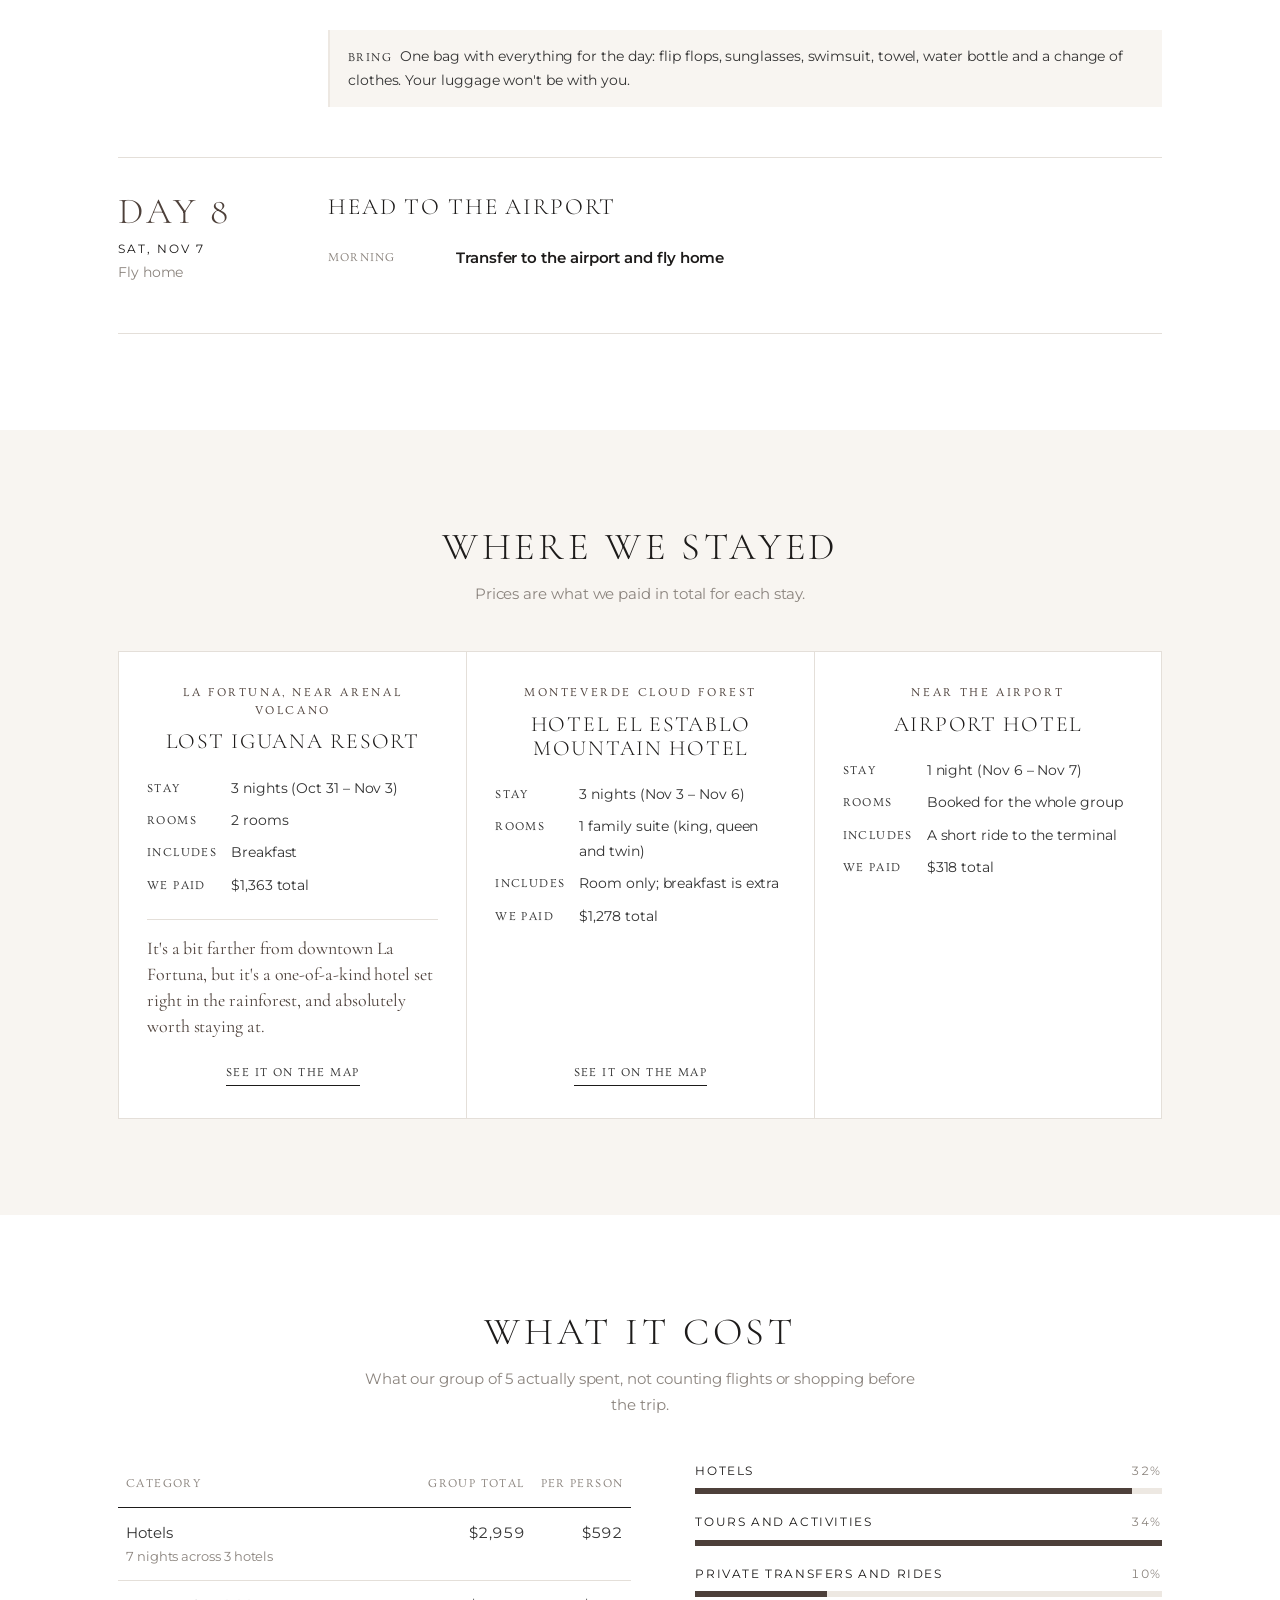
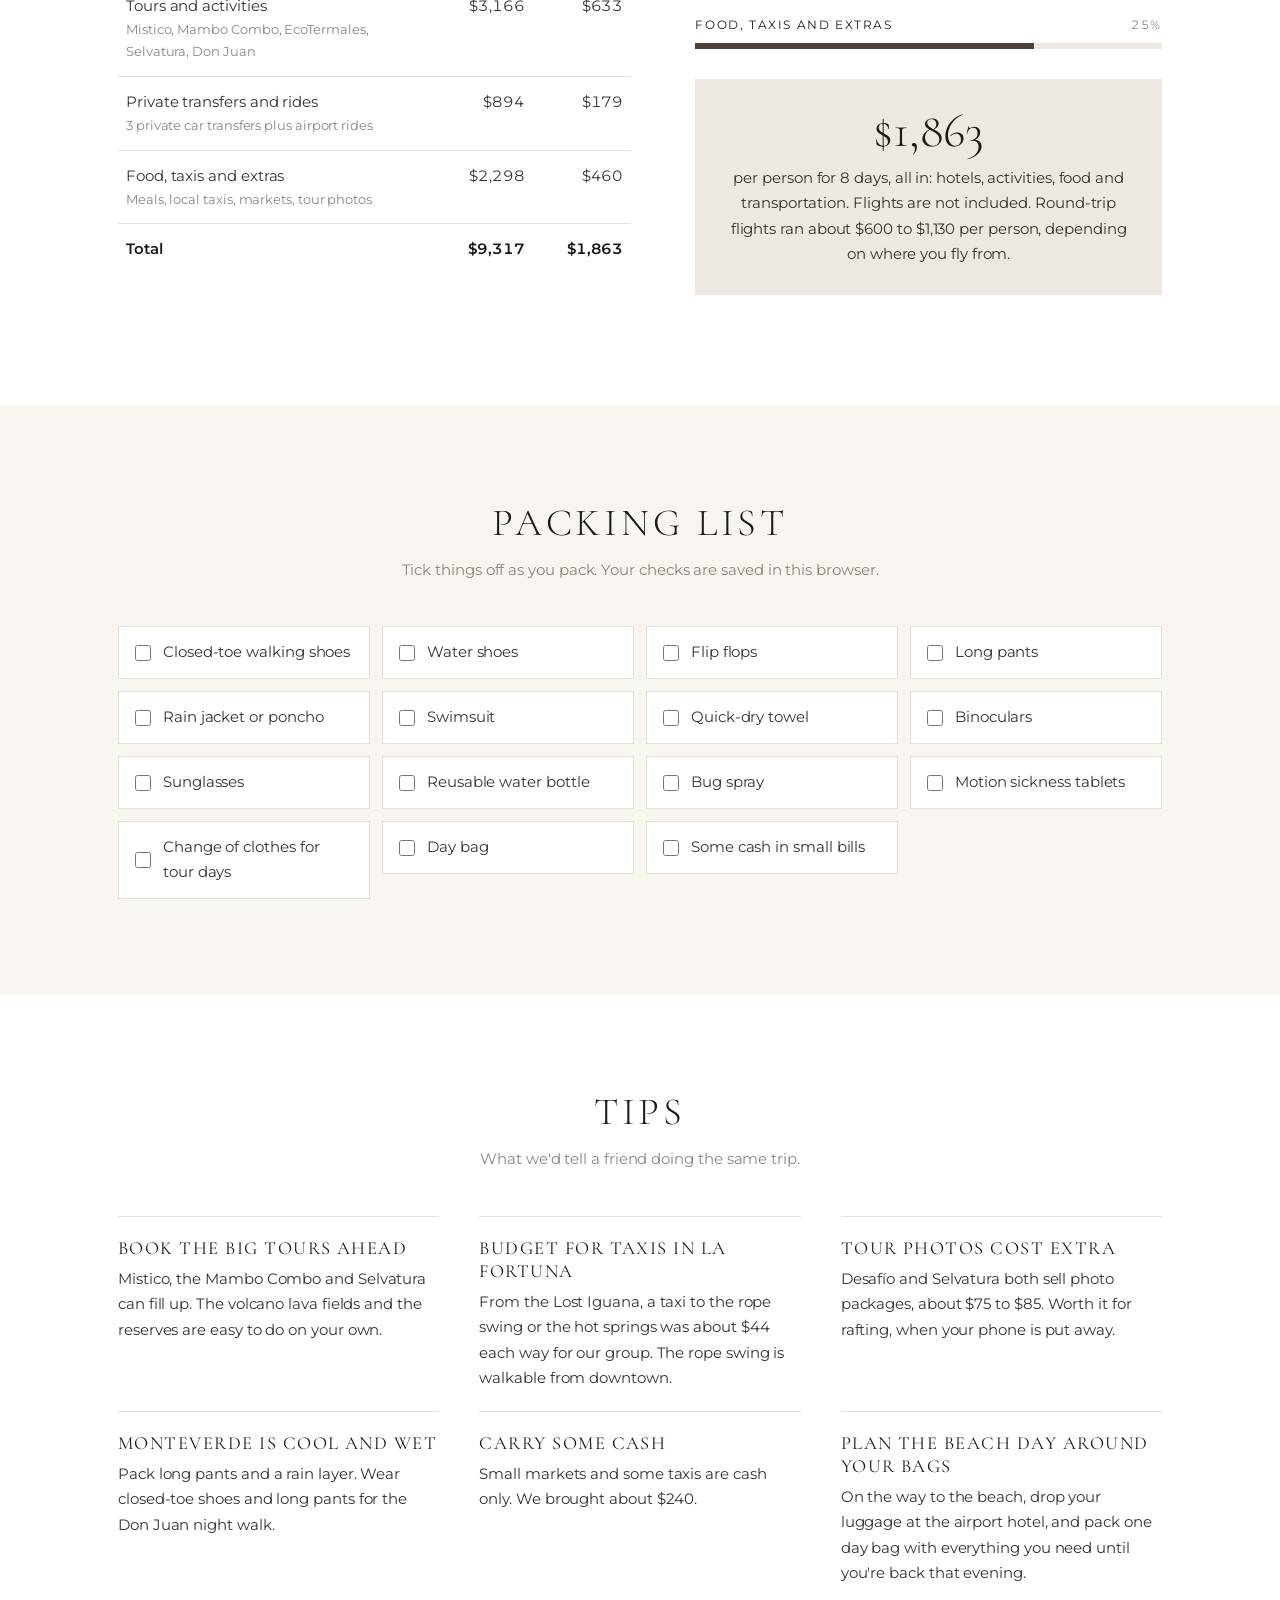
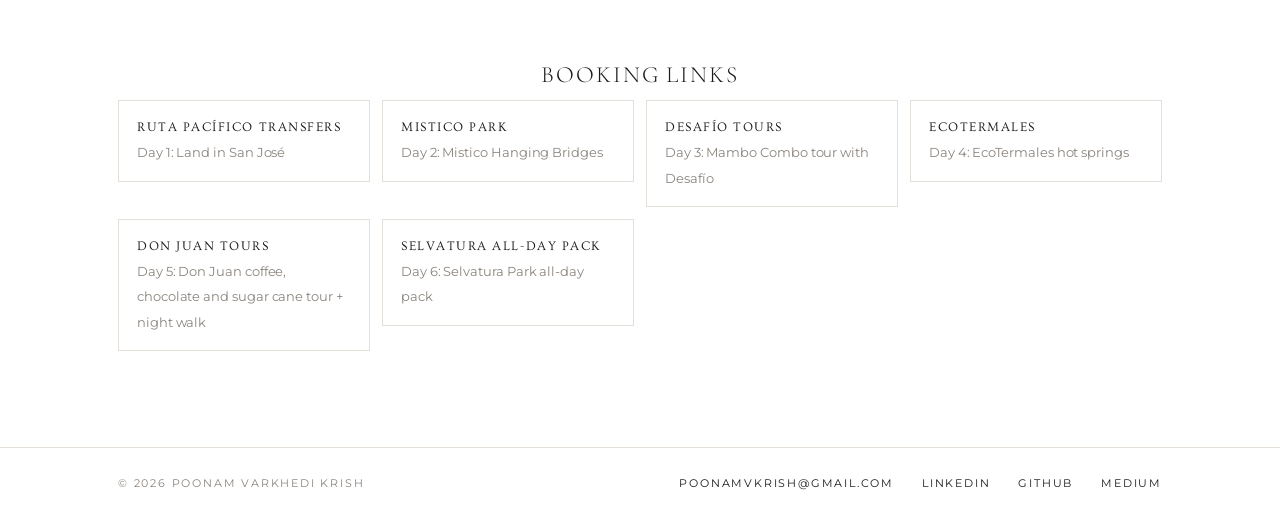
<file: travel/costa-rica.html>
<!DOCTYPE html>
<html lang="en">
<head>
  <meta charset="utf-8">
  <meta name="viewport" content="width=device-width, initial-scale=1">
  <title>Costa Rica in 8 days | Poonam Varkhedi Krish</title>
  <meta name="description" content="A day-by-day Costa Rica itinerary: La Fortuna, Monteverde and Guanacaste, with hotels, tours, links, packing list and what it actually cost.">
  <meta property="og:title" content="Costa Rica in 8 days: the full itinerary">
  <meta property="og:description" content="Day-by-day plan with hotels, tours, links, packing list and real costs.">
  <link rel="icon" href="../assets/favicon.svg" type="image/svg+xml">
  <link rel="preconnect" href="https://fonts.googleapis.com">
  <link rel="preconnect" href="https://fonts.gstatic.com" crossorigin>
  <link href="https://fonts.googleapis.com/css2?family=Cormorant+Garamond:wght@300;400;500&family=Montserrat:wght@300;400;500;600&family=Ovo&display=swap" rel="stylesheet">
  <link rel="stylesheet" href="../assets/css/site.css">
</head>
<body data-root="../" data-section="travel" data-page="trip-costa-rica">
  <main id="main">
    <section class="trip-hero">
      <div class="wrap">
        <p class="crumb"><a href="index.html">Travel</a> / Costa Rica</p>
        <h1 id="trip-title">Costa Rica</h1>
        <p class="lede" id="trip-lede"></p>
        <div class="trip-stats" id="trip-stats"></div>
      </div>
    </section>

    <nav class="trip-tabs" aria-label="Trip sections">
      <div class="wrap">
        <a href="#route">Route</a>
        <a href="#schedule">Day by day</a>
        <a href="#hotels">Hotels</a>
        <a href="#budget">Budget</a>
        <a href="#packing">Packing</a>
        <a href="#tips">Tips and links</a>
        <div class="trip-actions"><button id="copy-link" type="button">Copy link to share</button></div>
      </div>
    </nav>

    <section class="section" id="route">
      <div class="wrap">
        <div class="section-head"><h2>The route</h2><p>Fly into San José, loop through the volcano and cloud forest, and finish on the Pacific coast.</p></div>
        <ol class="route" id="trip-route"></ol>
      </div>
    </section>

    <section class="section" id="schedule">
      <div class="wrap">
        <div class="section-head"><h2>Day by day</h2><p>Times, bookings and what to bring for each day.</p></div>
        <ol class="days" id="trip-days"></ol>
      </div>
    </section>

    <section class="section tint" id="hotels">
      <div class="wrap">
        <div class="section-head"><h2>Where we stayed</h2><p>Prices are what we paid in total for each stay.</p></div>
        <div class="hotels" id="trip-hotels"></div>
      </div>
    </section>

    <section class="section" id="budget">
      <div class="wrap">
        <div class="section-head"><h2>What it cost</h2><p id="budget-note"></p></div>
        <div class="budget">
          <table class="budget-table" id="budget-table"></table>
          <div>
            <ul class="bars" id="budget-bars" aria-label="Share of total spend by category"></ul>
            <p class="per-person" id="budget-pp"></p>
          </div>
        </div>
      </div>
    </section>

    <section class="section tint" id="packing">
      <div class="wrap">
        <div class="section-head"><h2>Packing list</h2><p>Tick things off as you pack. Your checks are saved in this browser.</p></div>
        <ul class="link-list packing" id="trip-packing"></ul>
      </div>
    </section>

    <section class="section" id="tips">
      <div class="wrap">
        <div class="section-head"><h2>Tips</h2><p>What we'd tell a friend doing the same trip.</p></div>
        <ul class="tips" id="trip-tips"></ul>
        <h3 style="margin-top:56px;text-align:center">Booking links</h3>
        <ul class="link-list" id="trip-links"></ul>
      </div>
    </section>
  </main>

  <script src="../assets/js/trips.js"></script>
  <script src="../assets/js/site.js"></script>
  <script src="data/costa-rica.js"></script>
  <script src="../assets/js/trip.js"></script>
</body>
</html>
</file>
<file: assets/css/site.css>
/* ==========================================================================
   Poonam Varkhedi — site styles
   Editorial event-studio look: centered wordmark, tracked uppercase tabs,
   thin all-caps serif headings, Montserrat body, warm neutrals.
   ========================================================================== */

:root {
  --ink: #333333;
  --black: #1d1b1a;
  --muted: #8b847e;
  --beige: #ede8e2;
  --sand: #f8f5f1;
  --brown: #4d403a;
  --rule: #e4dfd9;
  --accent: var(--brown);

  --heading: "Cormorant Garamond", "Times New Roman", serif;
  --body: "Montserrat", "Helvetica Neue", Arial, sans-serif;
  --label: "Ovo", Georgia, serif;
  --script: var(--label);

  --wrap: 1140px;
  --gutter: clamp(20px, 4vw, 48px);
  --header-h: 150px;
}

*, *::before, *::after { box-sizing: border-box; }
html { -webkit-text-size-adjust: 100%; scroll-behavior: smooth; scroll-padding-top: calc(var(--header-h) + 60px); }
@media (prefers-reduced-motion: reduce) { html { scroll-behavior: auto; } *, *::before, *::after { transition: none !important; animation: none !important; } }

body {
  margin: 0;
  background: #fff;
  color: var(--ink);
  font-family: var(--body);
  font-size: 15px;
  line-height: 1.7;
  letter-spacing: -0.005em;
}

img { max-width: 100%; display: block; }
a { color: inherit; text-decoration-thickness: 1px; text-underline-offset: 3px; }
a:hover { color: var(--muted); }
:focus-visible { outline: 2px solid var(--brown); outline-offset: 3px; }
b, strong { font-weight: 600; }

h1, h2, h3, h4 {
  font-family: var(--heading);
  font-weight: 300;
  text-transform: uppercase;
  letter-spacing: .1em;
  line-height: 1.12;
  color: var(--black);
  margin: 0 0 .55em;
}
h1 { font-size: clamp(2.1rem, 4.6vw, 3.1rem); }
h2 { font-size: clamp(1.7rem, 3.4vw, 2.4rem); }
h3 { font-size: 1.45rem; letter-spacing: .08em; }
h4 { font-size: 1.2rem; letter-spacing: .06em; }
p { margin: 0 0 1em; }

.wrap { max-width: var(--wrap); margin: 0 auto; padding: 0 var(--gutter); }
.prose { max-width: 66ch; }
.muted { color: var(--muted); }
.center { text-align: center; }
.skip { position: absolute; left: -999px; top: 8px; background: var(--black); color: #fff; padding: 8px 12px; z-index: 200; }
.skip:focus { left: 8px; }
.dot { display: none; }

.script { font-family: var(--label); font-weight: 400; text-transform: uppercase; letter-spacing: .22em; font-size: .78rem; color: var(--brown); }
.label { font-family: var(--label); text-transform: uppercase; letter-spacing: .12em; font-size: .78rem; color: var(--muted); }

/* ---------- Header ---------- */
.site-header { position: sticky; top: 0; z-index: 60; background: #fff; border-bottom: 1px solid var(--rule); }
.header-top { display: grid; grid-template-columns: 1fr auto 1fr; align-items: center; padding-top: 18px; }
.social { display: flex; gap: 8px; }
.social a {
  width: 24px; height: 24px; border-radius: 50%; background: var(--brown); color: #fff;
  display: inline-flex; align-items: center; justify-content: center; text-decoration: none; font-size: 11px;
}
.social a:hover { background: var(--black); color: #fff; }
.social svg { width: 12px; height: 12px; fill: currentColor; }

.wordmark { text-align: center; text-decoration: none; color: var(--black); line-height: 1; display: block; }
.wordmark:hover { color: var(--black); }
.wordmark .name { display: block; font-family: var(--heading); font-weight: 400; font-size: clamp(1.5rem, 2.8vw, 2.15rem); letter-spacing: .14em; text-transform: uppercase; }
.wordmark .sig { display: block; font-family: var(--label); font-size: .68rem; text-transform: uppercase; letter-spacing: .5em; color: var(--muted); margin-top: 8px; padding-left: .5em; }

.header-cta { justify-self: end; }

.btn {
  display: inline-flex; align-items: center; justify-content: center; gap: 8px;
  font-family: var(--label); font-size: .78rem; text-transform: uppercase; letter-spacing: .1em;
  padding: 12px 22px; border-radius: 2px; border: 1px solid var(--beige);
  background: var(--beige); color: var(--black); text-decoration: none; cursor: pointer;
}
.btn:hover { background: var(--brown); border-color: var(--brown); color: #fff; }
.btn.ghost { background: transparent; border-color: var(--black); }
.btn.ghost:hover { background: var(--black); color: #fff; }
.btn.dark { background: var(--black); border-color: var(--black); color: #fff; }
.btn.dark:hover { background: var(--brown); border-color: var(--brown); }
.btn-row { display: flex; flex-wrap: wrap; gap: 10px; }
.center .btn-row, .btn-row.center { justify-content: center; }

.nav { display: flex; align-items: center; justify-content: center; gap: clamp(12px, 2.6vw, 34px); padding: 14px 0 16px; }
.nav > a, .nav .has-sub > button {
  font-family: var(--body); font-size: 13px; font-weight: 400; text-transform: uppercase; letter-spacing: 2px;
  color: var(--black); text-decoration: none; background: none; border: 0; padding: 4px 0; cursor: pointer; line-height: 1.7; display: inline-block;
}
.nav > a:hover, .nav .has-sub > button:hover { color: var(--muted); }
.nav a[aria-current="page"], .nav .has-sub.current > button { color: #a9a29c; }

.has-sub { position: relative; }
.submenu {
  position: absolute; top: calc(100% + 14px); left: 50%; transform: translateX(-50%);
  min-width: 230px; background: #fff; border: 1px solid var(--rule);
  padding: 10px 0; display: none; text-align: center; box-shadow: 0 14px 30px -18px rgba(29,27,26,.35);
}
.submenu::before { content: ""; position: absolute; top: -16px; left: 0; right: 0; height: 16px; }
.has-sub.open .submenu { display: block; }
.submenu a { display: block; padding: 9px 18px; text-decoration: none; font-size: 12px; font-weight: 300; text-transform: uppercase; letter-spacing: 2.3px; }
.submenu a:hover { color: var(--muted); background: var(--sand); }
.submenu a[aria-current="page"] { color: #a9a29c; }

.menu-toggle { display: none; justify-self: end; background: none; border: 0; font: 400 12px var(--body); letter-spacing: 2px; text-transform: uppercase; color: var(--black); cursor: pointer; padding: 8px 0; }

@media (max-width: 820px) {
  :root { --header-h: 84px; }
  .header-top { grid-template-columns: 1fr auto; padding: 14px 0; }
  .social, .header-cta { display: none; }
  .wordmark { text-align: left; }
  .wordmark .name { font-size: clamp(1rem, 4.6vw, 1.5rem); letter-spacing: .08em; white-space: nowrap; }
  .wordmark .sig { padding-left: 0; }
  .menu-toggle { display: inline-block; }
  .nav { display: none; flex-direction: column; align-items: center; gap: 4px; padding: 8px 0 22px; }
  .nav.open { display: flex; }
  .nav > a, .nav .has-sub > button { padding: 10px 0; }
  .has-sub { text-align: center; }
  .submenu { position: static; transform: none; border: 0; box-shadow: none; padding: 0 0 6px; min-width: 0; }
  .submenu::before { display: none; }
}

/* ---------- Generic sections ---------- */
.section { padding: clamp(56px, 8vw, 96px) 0; }
.section + .section { border-top: 1px solid var(--rule); }
.section.tint { background: var(--sand); border-top: 0; }
.section.tint + .section { border-top: 0; }
.section-head { text-align: center; max-width: 720px; margin: 0 auto 44px; }
.section-head h2 { margin-bottom: 12px; }
.section-head p { margin: 0 auto; max-width: 56ch; color: var(--muted); }

.page-hero { padding: clamp(56px, 8vw, 96px) 0 clamp(40px, 6vw, 64px); text-align: center; }
.page-hero h1 { margin: 0 auto 18px; max-width: 22ch; }
.page-hero .lede { font-size: 1rem; max-width: 62ch; margin: 0 auto; color: var(--ink); }
.kicker { display: block; font-family: var(--label); font-size: .8rem; line-height: 1.4; color: var(--brown); margin: 0 0 16px; text-transform: uppercase; letter-spacing: .28em; }

.tag { display: inline-block; font-family: var(--label); font-size: .72rem; text-transform: uppercase; letter-spacing: .1em; padding: 4px 10px; background: var(--beige); color: var(--black); }

/* ---------- Home ---------- */
.home-hero { background: var(--beige); text-align: center; padding: clamp(72px, 12vw, 150px) 0; }
.home-hero .kicker { font-size: .85rem; margin-bottom: 22px; }
.home-hero h1 { font-size: clamp(2.4rem, 6.4vw, 4.6rem); letter-spacing: .14em; margin-bottom: 22px; }
.home-hero p { max-width: 54ch; margin: 0 auto 30px; }
.home-hero .btn { background: #fff; border-color: #fff; }
.home-hero .btn:hover { background: var(--brown); border-color: var(--brown); }

.pillars { display: grid; grid-template-columns: repeat(3, 1fr); border-top: 1px solid var(--rule); border-bottom: 1px solid var(--rule); }
.pillar { text-align: center; padding: clamp(36px, 5vw, 56px) clamp(20px, 3vw, 40px); text-decoration: none; display: flex; flex-direction: column; align-items: center; }
.pillar + .pillar { border-left: 1px solid var(--rule); }
.pillar:hover { background: var(--sand); color: var(--ink); }
.pillar .script { line-height: 1.4; margin-bottom: 8px; }
.pillar h2 { font-size: 1.6rem; margin: 4px 0 14px; }
.pillar p { color: var(--ink); max-width: 34ch; flex: 1; }
.pillar .more { font-family: var(--label); font-size: .78rem; text-transform: uppercase; letter-spacing: .12em; border-bottom: 1px solid var(--black); padding-bottom: 3px; }
@media (max-width: 900px) { .pillar { padding: 32px 16px; } .pillar h2 { font-size: 1.25rem; letter-spacing: .08em; } .pillar p { font-size: .88rem; } }
@media (max-width: 560px) { .pillars { grid-template-columns: 1fr; } .pillar + .pillar { border-left: 0; border-top: 1px solid var(--rule); } }

.about-grid { display: grid; grid-template-columns: 1.15fr 1fr; gap: clamp(32px, 6vw, 80px); align-items: start; }
.facts { list-style: none; padding: 0; margin: 0; }
.facts li { display: grid; grid-template-columns: 8.5rem 1fr; gap: 16px; padding: 14px 0; border-top: 1px solid var(--rule); }
.facts li:last-child { border-bottom: 1px solid var(--rule); }
.facts b { font-family: var(--label); font-weight: 400; font-size: .78rem; text-transform: uppercase; letter-spacing: .12em; padding-top: 3px; }
@media (max-width: 820px) { .about-grid { grid-template-columns: 1fr; } }

/* ---------- Footer ---------- */
.site-footer { border-top: 1px solid var(--rule); }
.footer-row { display: flex; justify-content: space-between; align-items: center; gap: 16px 32px; flex-wrap: wrap; padding-top: 26px; padding-bottom: 26px; font-size: 11px; text-transform: uppercase; letter-spacing: 1.8px; }
.footer-row .copy { color: var(--muted); }
.footer-row nav { display: flex; flex-wrap: wrap; gap: 12px 28px; }
.footer-row a { color: var(--black); text-decoration: none; }
.footer-row a:hover { color: var(--muted); }
@media (max-width: 820px) { .footer-row { flex-direction: column-reverse; text-align: center; } .footer-row nav { justify-content: center; } }

/* ---------- Data science ---------- */
.case { display: grid; grid-template-columns: minmax(0, 1fr) minmax(0, 1.2fr); gap: clamp(32px, 5vw, 64px); align-items: start; }
.case h2 { font-size: clamp(1.6rem, 3vw, 2.1rem); }
.meta { list-style: none; padding: 0; margin: 24px 0; }
.meta li { display: grid; grid-template-columns: 7rem 1fr; gap: 12px; padding: 10px 0; border-top: 1px solid var(--rule); font-size: .92rem; }
.meta li:last-child { border-bottom: 1px solid var(--rule); }
.meta b { font-family: var(--label); font-weight: 400; font-size: .75rem; text-transform: uppercase; letter-spacing: .12em; padding-top: 3px; }
.chart-card { background: #fff; border: 1px solid var(--rule); padding: 26px 26px 18px; }
.chart-card h3 { font-size: 1.25rem; margin-bottom: 4px; }
.chart-card .sub { font-size: .88rem; color: var(--muted); margin-bottom: 12px; }
.chart-legend { display: flex; flex-wrap: wrap; gap: 18px; font-size: .8rem; color: var(--muted); margin-bottom: 8px; }
.chart-legend span { display: inline-flex; align-items: center; gap: 8px; }
.chart-legend i { width: 22px; height: 0; border-top: 3px solid; display: inline-block; }
.chart-legend i.dash { border-top-style: dashed; }
.chart { position: relative; }
.chart svg { width: 100%; height: auto; overflow: visible; }
.chart .tip { position: absolute; pointer-events: none; background: var(--black); color: #fff; font-size: .78rem; padding: 8px 10px; white-space: nowrap; transform: translate(-50%, -110%); opacity: 0; transition: opacity .1s; }
.findings { margin: 44px 0 0; padding: 0; list-style: none; display: grid; grid-template-columns: repeat(3, 1fr); border-top: 1px solid var(--rule); }
.findings li { padding: 24px 24px 0; text-align: center; }
.findings li + li { border-left: 1px solid var(--rule); }
.findings b { display: block; font-family: var(--heading); font-weight: 400; font-size: 1.2rem; text-transform: uppercase; letter-spacing: .08em; line-height: 1.25; color: var(--black); margin-bottom: 8px; }
@media (max-width: 860px) { .case { grid-template-columns: 1fr; } .findings { grid-template-columns: 1fr; } .findings li + li { border-left: 0; border-top: 1px solid var(--rule); padding-top: 24px; margin-top: 24px; } }

.project-group { margin-top: 56px; }
.project-group > h3 { text-align: center; font-size: 1.25rem; color: var(--muted); margin-bottom: 8px; }
.project { display: grid; grid-template-columns: 220px minmax(0, 1fr) auto; gap: 32px; padding: 32px 0; border-bottom: 1px solid var(--rule); align-items: start; }
.project-group > h3 + .project { border-top: 1px solid var(--rule); }
.project .thumb { aspect-ratio: 4 / 3; overflow: hidden; background: #fff; border: 1px solid var(--rule); }
.project .thumb img { width: 100%; height: 100%; object-fit: cover; object-position: top left; }
.project h4 { margin-bottom: 8px; }
.project p { margin: 0 0 12px; max-width: 64ch; }
.project .stack { display: flex; flex-wrap: wrap; gap: 6px; }
.project .links { display: flex; flex-direction: column; gap: 10px; align-items: flex-start; min-width: 160px; }
.project .links a { font-family: var(--label); font-size: .78rem; text-transform: uppercase; letter-spacing: .12em; text-decoration: none; border-bottom: 1px solid var(--black); padding-bottom: 2px; }
.project .links a:hover { color: var(--muted); border-color: var(--muted); }
@media (max-width: 860px) { .project { grid-template-columns: 1fr; gap: 16px; } .project .thumb { max-width: 380px; } .project .links { flex-direction: row; flex-wrap: wrap; gap: 18px; } }

/* ---------- Travel index ---------- */
.trip-list { display: grid; gap: 28px; }
.trip-card { display: grid; grid-template-columns: minmax(0, 1fr) minmax(0, 1fr); border: 1px solid var(--rule); text-decoration: none; background: #fff; }
.trip-card:hover { color: var(--ink); background: var(--sand); }
.trip-card .art { background: var(--beige); padding: 32px; min-height: 280px; display: flex; flex-direction: column; justify-content: center; align-items: center; text-align: center; }
.trip-card .art .script { font-family: var(--heading); font-weight: 300; font-size: 2.6rem; text-transform: uppercase; letter-spacing: .14em; line-height: 1.1; color: var(--black); }
.trip-card .art .label { margin-top: 10px; color: var(--brown); }
.trip-card .art svg { width: 80%; max-width: 280px; height: auto; margin: 18px 0 0; }
.trip-card .body { padding: 36px; }
.trip-card h3 { font-size: 2rem; }
.trip-card dl { display: grid; grid-template-columns: auto 1fr; gap: 8px 18px; margin: 20px 0 26px; font-size: .92rem; }
.trip-card dt { font-family: var(--label); font-size: .75rem; text-transform: uppercase; letter-spacing: .12em; padding-top: 2px; }
.trip-card dd { margin: 0; }
.trip-empty { border: 1px dashed var(--rule); padding: 32px; text-align: center; color: var(--muted); }
.trip-empty h3 { font-size: 1.2rem; }
@media (max-width: 820px) { .trip-card { grid-template-columns: 1fr; } .trip-card .art { min-height: 0; } }

/* ---------- Trip page ---------- */
.trip-hero { background: var(--beige); text-align: center; padding: clamp(56px, 9vw, 104px) 0 0; }
.trip-hero .crumb { font-size: 12px; text-transform: uppercase; letter-spacing: 2px; margin-bottom: 14px; color: var(--muted); }
.trip-hero .crumb a { text-decoration: none; color: var(--black); }
.trip-hero .crumb a:hover { color: var(--muted); }
.trip-hero h1 { max-width: 20ch; margin: 0 auto 18px; }
.trip-hero .lede { max-width: 62ch; margin: 0 auto; }
.trip-stats { display: grid; grid-template-columns: repeat(4, 1fr); margin-top: 44px; border-top: 1px solid rgba(77,64,58,.2); }
.trip-stats div { padding: 22px 12px 30px; }
.trip-stats div + div { border-left: 1px solid rgba(77,64,58,.2); }
.trip-stats b { display: block; font-family: var(--heading); font-weight: 400; font-size: clamp(1.5rem, 3vw, 2.1rem); line-height: 1.1; color: var(--black); letter-spacing: .04em; }
.trip-stats span { display: block; line-height: 1.6; margin-top: 4px; font-size: 11px; text-transform: uppercase; letter-spacing: 1.6px; color: var(--muted); }
@media (max-width: 760px) { .trip-stats { grid-template-columns: 1fr 1fr; } .trip-stats div:nth-child(3) { border-left: 0; } .trip-stats div:nth-child(n+3) { border-top: 1px solid rgba(77,64,58,.2); } }

.trip-tabs { position: sticky; top: var(--header-h); z-index: 40; background: #fff; border-bottom: 1px solid var(--rule); }
.trip-tabs .wrap { display: flex; justify-content: center; gap: clamp(10px, 2.4vw, 30px); overflow-x: auto; scrollbar-width: none; align-items: center; }
.trip-tabs a { font-size: 12px; text-transform: uppercase; letter-spacing: 2px; padding: 15px 0; text-decoration: none; white-space: nowrap; color: var(--black); border-bottom: 1px solid transparent; }
.trip-tabs a:hover, .trip-tabs a.active { color: #a9a29c; }
.trip-tabs a.active { border-bottom-color: #a9a29c; }
.trip-actions { display: flex; align-items: center; margin-left: 12px; }
.trip-actions button { font-family: var(--label); font-size: .72rem; text-transform: uppercase; letter-spacing: .1em; background: var(--beige); border: 0; padding: 8px 14px; cursor: pointer; color: var(--black); white-space: nowrap; }
.trip-actions button:hover { background: var(--brown); color: #fff; }
@media (max-width: 820px) { .trip-tabs .wrap { justify-content: flex-start; } }

.route { display: grid; grid-template-columns: repeat(var(--stops, 5), 1fr); position: relative; margin: 0; padding: 0; list-style: none; }
.route::before { content: ""; position: absolute; top: 9px; left: 10%; right: 10%; height: 1px; background: var(--brown); opacity: .5; }
.route li { position: relative; text-align: center; padding: 0 8px; }
.route .pin { width: 19px; height: 19px; border-radius: 50%; background: #fff; border: 1px solid var(--brown); margin: 0 auto 14px; position: relative; box-shadow: inset 0 0 0 4px #fff, inset 0 0 0 10px var(--beige); }
.route b { display: block; font-family: var(--heading); font-weight: 400; font-size: 1.25rem; text-transform: uppercase; letter-spacing: .08em; color: var(--black); line-height: 1.2; }
.route span { font-size: .85rem; color: var(--muted); }
@media (max-width: 760px) {
  .route { grid-template-columns: 1fr; gap: 20px; max-width: 320px; margin: 0 auto; }
  .route::before { top: 10px; bottom: 10px; left: 9px; right: auto; width: 1px; height: auto; }
  .route li { text-align: left; display: grid; grid-template-columns: 19px 1fr; gap: 16px; padding: 0; }
  .route .pin { margin: 0; }
}

.days { list-style: none; margin: 0; padding: 0; }
.day { display: grid; grid-template-columns: 170px minmax(0, 1fr); gap: 40px; padding: 36px 0; border-top: 1px solid var(--rule); }
.day:last-child { border-bottom: 1px solid var(--rule); }
.day .when .n { display: block; font-family: var(--heading); font-weight: 300; font-size: 2.3rem; line-height: 1; text-transform: uppercase; letter-spacing: .08em; color: var(--brown); }
.day .when .d { display: block; font-size: 12px; text-transform: uppercase; letter-spacing: 2px; color: var(--black); margin-top: 8px; }
.day .when .place { display: block; font-size: .85rem; color: var(--muted); margin-top: 2px; }
.day h3 { margin-bottom: 16px; }
.slots { list-style: none; padding: 0; margin: 0 0 18px; }
.slots li { display: grid; grid-template-columns: 7rem minmax(0, 1fr); gap: 16px; padding: 9px 0; }
.slots .t { font-family: var(--label); font-size: .74rem; text-transform: uppercase; letter-spacing: .1em; color: var(--muted); padding-top: 3px; }
.slots .what b { font-weight: 600; color: var(--black); }
.slots .what p { margin: 2px 0 0; font-size: .92rem; }
.slots .what .price { display: inline-block; margin-left: 10px; font-family: var(--label); font-size: .72rem; text-transform: uppercase; letter-spacing: .1em; background: var(--beige); color: var(--black); padding: 2px 8px; vertical-align: 2px; white-space: nowrap; }
.slots .what .ln { display: flex; gap: 16px; flex-wrap: wrap; margin-top: 6px; }
.slots .what .ln a { font-family: var(--label); font-size: .74rem; text-transform: uppercase; letter-spacing: .1em; text-decoration: none; border-bottom: 1px solid var(--black); padding-bottom: 1px; }
.slots .what .ln a:hover { color: var(--muted); border-color: var(--muted); }
.bring { background: var(--sand); border-left: 2px solid var(--beige); padding: 14px 18px; font-size: .9rem; }
.bring b { font-family: var(--label); font-weight: 400; font-size: .74rem; text-transform: uppercase; letter-spacing: .12em; margin-right: 8px; }
.day-cost { font-family: var(--label); font-size: .76rem; text-transform: uppercase; letter-spacing: .1em; color: var(--muted); margin: 14px 0 0; }
@media (max-width: 760px) { .day { grid-template-columns: 1fr; gap: 10px; } .day .when { display: flex; align-items: baseline; gap: 12px; flex-wrap: wrap; } .day .when .d, .day .when .place { margin: 0; } .slots li { grid-template-columns: 1fr; gap: 0; } }

.hotels { display: grid; grid-template-columns: repeat(auto-fit, minmax(280px, 1fr)); gap: 0; border: 1px solid var(--rule); background: #fff; }
.hotel { padding: 32px 28px; display: flex; flex-direction: column; text-align: center; }
.hotel + .hotel { border-left: 1px solid var(--rule); }
.hotel .area { font-family: var(--label); font-size: .74rem; text-transform: uppercase; letter-spacing: .22em; line-height: 1.5; color: var(--brown); margin-bottom: 10px; }
.hotel h3 { font-size: 1.35rem; }
.hotel dl { display: grid; grid-template-columns: auto 1fr; gap: 8px 14px; margin: 10px 0 22px; font-size: .9rem; text-align: left; }
.hotel dt { font-family: var(--label); font-size: .72rem; text-transform: uppercase; letter-spacing: .12em; padding-top: 3px; }
.hotel dd { margin: 0; }
.hotel-note { font-family: var(--heading); font-size: 1.12rem; line-height: 1.45; color: var(--brown); border-top: 1px solid var(--rule); padding-top: 16px; margin: 0 0 22px; text-align: left; }
.hotel a.map { margin-top: auto; align-self: center; font-family: var(--label); font-size: .76rem; text-transform: uppercase; letter-spacing: .12em; text-decoration: none; border-bottom: 1px solid var(--black); padding-bottom: 2px; }
@media (max-width: 900px) { .hotel + .hotel { border-left: 0; border-top: 1px solid var(--rule); } }

.budget { display: grid; grid-template-columns: minmax(0, 1.1fr) minmax(0, 1fr); gap: clamp(32px, 5vw, 64px); align-items: start; }
.budget-table { width: 100%; border-collapse: collapse; font-size: .92rem; }
.budget-table th, .budget-table td { text-align: left; padding: 13px 8px; border-bottom: 1px solid var(--rule); vertical-align: top; }
.budget-table th { font-family: var(--label); font-weight: 400; font-size: .72rem; text-transform: uppercase; letter-spacing: .12em; color: var(--muted); border-bottom: 1px solid var(--black); }
.budget-table td.num, .budget-table th.num { text-align: right; font-variant-numeric: tabular-nums; white-space: nowrap; }
.budget-table tfoot td { font-weight: 600; color: var(--black); border-bottom: 0; border-top: 1px solid var(--black); }
.budget-table small { display: block; color: var(--muted); font-size: .8rem; }
.bars { list-style: none; margin: 0; padding: 0; }
.bars li { margin-bottom: 18px; }
.bars .row { display: flex; justify-content: space-between; font-size: 12px; text-transform: uppercase; letter-spacing: 1.6px; margin-bottom: 7px; color: var(--black); }
.bars .row span { color: var(--muted); font-variant-numeric: tabular-nums; }
.bars .track { height: 6px; background: var(--beige); }
.bars .fill { height: 100%; background: var(--brown); }
.per-person { margin-top: 30px; padding: 28px; background: var(--beige); text-align: center; }
.per-person b { display: block; font-family: var(--heading); font-weight: 300; font-size: 3rem; line-height: 1; color: var(--black); margin-bottom: 10px; }
@media (max-width: 860px) { .budget { grid-template-columns: 1fr; } }

.tips { display: grid; grid-template-columns: repeat(3, 1fr); gap: 0 40px; list-style: none; margin: 0; padding: 0; }
.tips li { padding: 20px 0; border-top: 1px solid var(--rule); }
.tips b { display: block; font-family: var(--heading); font-weight: 400; font-size: 1.15rem; text-transform: uppercase; letter-spacing: .08em; color: var(--black); margin-bottom: 6px; line-height: 1.25; }
@media (max-width: 860px) { .tips { grid-template-columns: 1fr; } }

.link-list { display: grid; grid-template-columns: repeat(auto-fit, minmax(240px, 1fr)); gap: 12px; list-style: none; margin: 0; padding: 0; }
.link-list a { display: block; padding: 16px 18px; border: 1px solid var(--rule); text-decoration: none; background: #fff; }
.link-list a:hover { border-color: var(--brown); color: var(--ink); }
.link-list b { display: block; font-family: var(--label); font-weight: 400; font-size: .8rem; text-transform: uppercase; letter-spacing: .12em; color: var(--black); }
.link-list span { font-size: .84rem; color: var(--muted); }

.packing label { display: flex; gap: 12px; align-items: center; padding: 13px 16px; border: 1px solid var(--rule); background: #fff; cursor: pointer; font-size: .92rem; }
.packing label:hover { border-color: var(--brown); }
.packing input { accent-color: var(--brown); width: 16px; height: 16px; margin: 0; flex: none; }
.packing label:has(input:checked) { color: var(--muted); text-decoration: line-through; }

.toast { position: fixed; left: 50%; bottom: 24px; transform: translateX(-50%) translateY(20px); background: var(--black); color: #fff; font-size: 12px; text-transform: uppercase; letter-spacing: 1.6px; padding: 12px 18px; opacity: 0; transition: opacity .2s, transform .2s; pointer-events: none; z-index: 90; }
.toast.show { opacity: 1; transform: translateX(-50%) translateY(0); }

/* ---------- Events ---------- */
.event-feature { display: grid; grid-template-columns: minmax(0, 1fr) minmax(0, 1.3fr); gap: clamp(32px, 5vw, 64px); align-items: start; }
.event-feature h2 { margin-bottom: 16px; }
.event-feature h3 { font-size: 1.15rem; margin-top: 8px; }
.scope { list-style: none; padding: 0; margin: 0; columns: 2; column-gap: 24px; font-size: .92rem; }
.scope li { padding: 6px 0 6px 18px; position: relative; break-inside: avoid; }
.scope li::before { content: ""; position: absolute; left: 0; top: 16px; width: 8px; height: 1px; background: var(--brown); }
.gallery { display: grid; grid-template-columns: repeat(6, 1fr); grid-auto-rows: 88px; gap: 10px; }
.gallery figure { margin: 0; overflow: hidden; background: var(--beige); position: relative; }
.gallery figure:nth-child(1) { grid-column: span 4; grid-row: span 4; }
.gallery figure:nth-child(n+2) { grid-column: span 2; grid-row: span 2; }
/* With exactly 8 photos, the last two share the final row */
.gallery figure:nth-child(7):nth-last-child(2), .gallery figure:nth-child(8):last-child { grid-column: span 3; }
.gallery img { width: 100%; height: 100%; object-fit: cover; }
.gallery button { all: unset; display: block; width: 100%; height: 100%; cursor: zoom-in; }
.gallery button:focus-visible { outline: 2px solid var(--brown); outline-offset: -2px; }
.gallery .ph { display: flex; align-items: center; justify-content: center; height: 100%; text-align: center; padding: 12px; font-family: var(--label); font-size: .8rem; text-transform: uppercase; letter-spacing: .28em; color: var(--brown); }
@media (max-width: 860px) { .event-feature { grid-template-columns: 1fr; } .scope { columns: 1; } .gallery { grid-auto-rows: 64px; } }

.services { max-width: 820px; margin: 0 auto; border-top: 1px solid var(--rule); }
.services > div { display: grid; grid-template-columns: 290px 1fr; gap: 24px; padding: 22px 0; border-bottom: 1px solid var(--rule); align-items: baseline; }
.services dt { font-family: var(--heading); font-weight: 400; font-size: 1.2rem; line-height: 1.3; text-transform: uppercase; letter-spacing: .1em; color: var(--black); }
.services dd { margin: 0; }
@media (max-width: 700px) { .services > div { grid-template-columns: 1fr; gap: 6px; } }

.contact-band { background: var(--beige); text-align: center; padding: clamp(40px, 6vw, 64px) 24px; }
.contact-band h2 { margin: 0 0 8px; }
.contact-band p { margin: 0 auto 24px; max-width: 50ch; }
.contact-band .btn { background: var(--black); border-color: var(--black); color: #fff; }
.contact-band .btn:hover { background: var(--brown); border-color: var(--brown); }

.lightbox { position: fixed; inset: 0; background: rgba(29,27,26,.97); display: none; align-items: center; justify-content: center; z-index: 100; padding: 24px; }
.lightbox.open { display: flex; }
.lightbox img { max-height: 88vh; max-width: 92vw; }
.lightbox button { position: absolute; top: 16px; right: 16px; background: #fff; border: 0; padding: 10px 16px; font-family: var(--label); font-size: .75rem; text-transform: uppercase; letter-spacing: .12em; cursor: pointer; }
</file>
